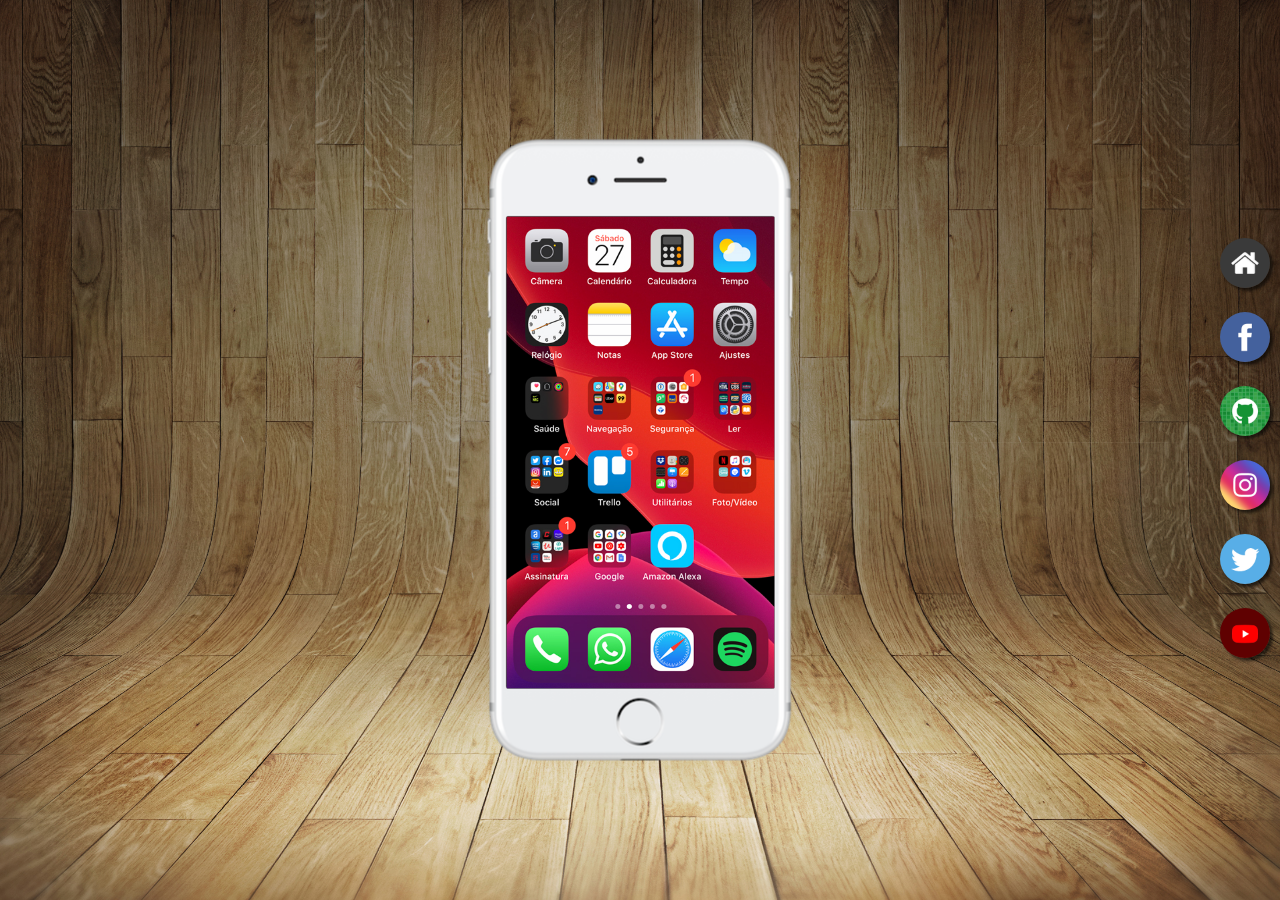
<file: index.html>
<!DOCTYPE html>
<html lang="pt-br">
<head>
    <meta charset="UTF-8">
    <meta name="viewport" content="width=device-width, initial-scale=1.0">
    <title>Document</title>
    <link rel="shortcut icon" href="favicon.ico" type="image/x-icon">
    <link rel="stylesheet" href="estilos/style.css">
</head>
<body>
    <main>
        <section id="telefone">
           <iframe src="home.html" frameborder="0" name="tela" id="tela"></iframe>
        </section>
        <section id="redes-sociais">
            <a href="home.html" target="tela"><img src="imagens/logo-home.jpg" alt="Home"></a>
            <a href="facebook.html" target="tela"><img src="imagens/logo-facebook.jpg" alt="Facebook"></a>
            <a href="github.html" target="tela"><img src="imagens/logo-github.jpg" alt="Github"></a>            
            <a href="instagram.html" target="tela"><img src="imagens/logo-instagram.jpg" alt="Instagram"></a>
            <a href="twitter.html" target="tela"><img src="imagens/logo-twitter.jpg" alt="Twitter"></a>
            <a href="youtube.html" target="tela"><img src="imagens/logo-youtube.jpg" alt="Youtube"></a>
        </section>
    </main>
</body>
</html>
</file>
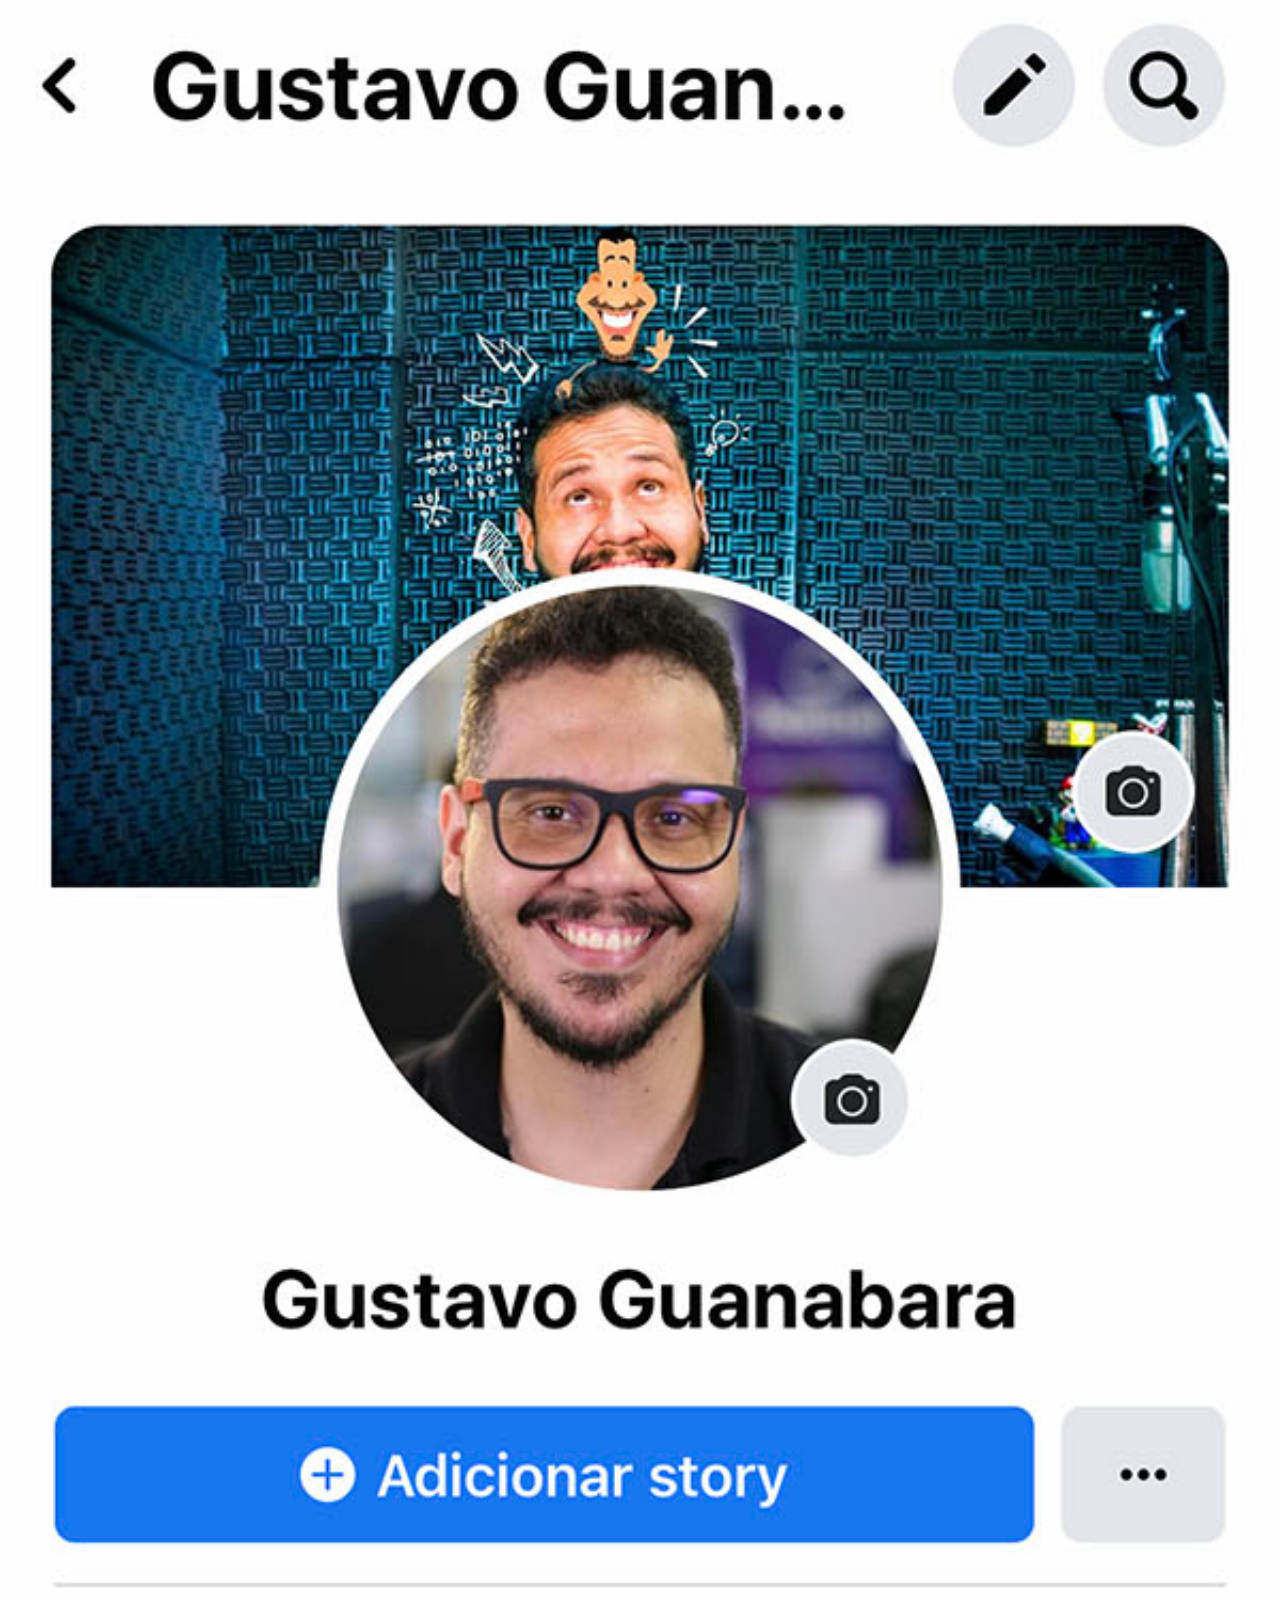
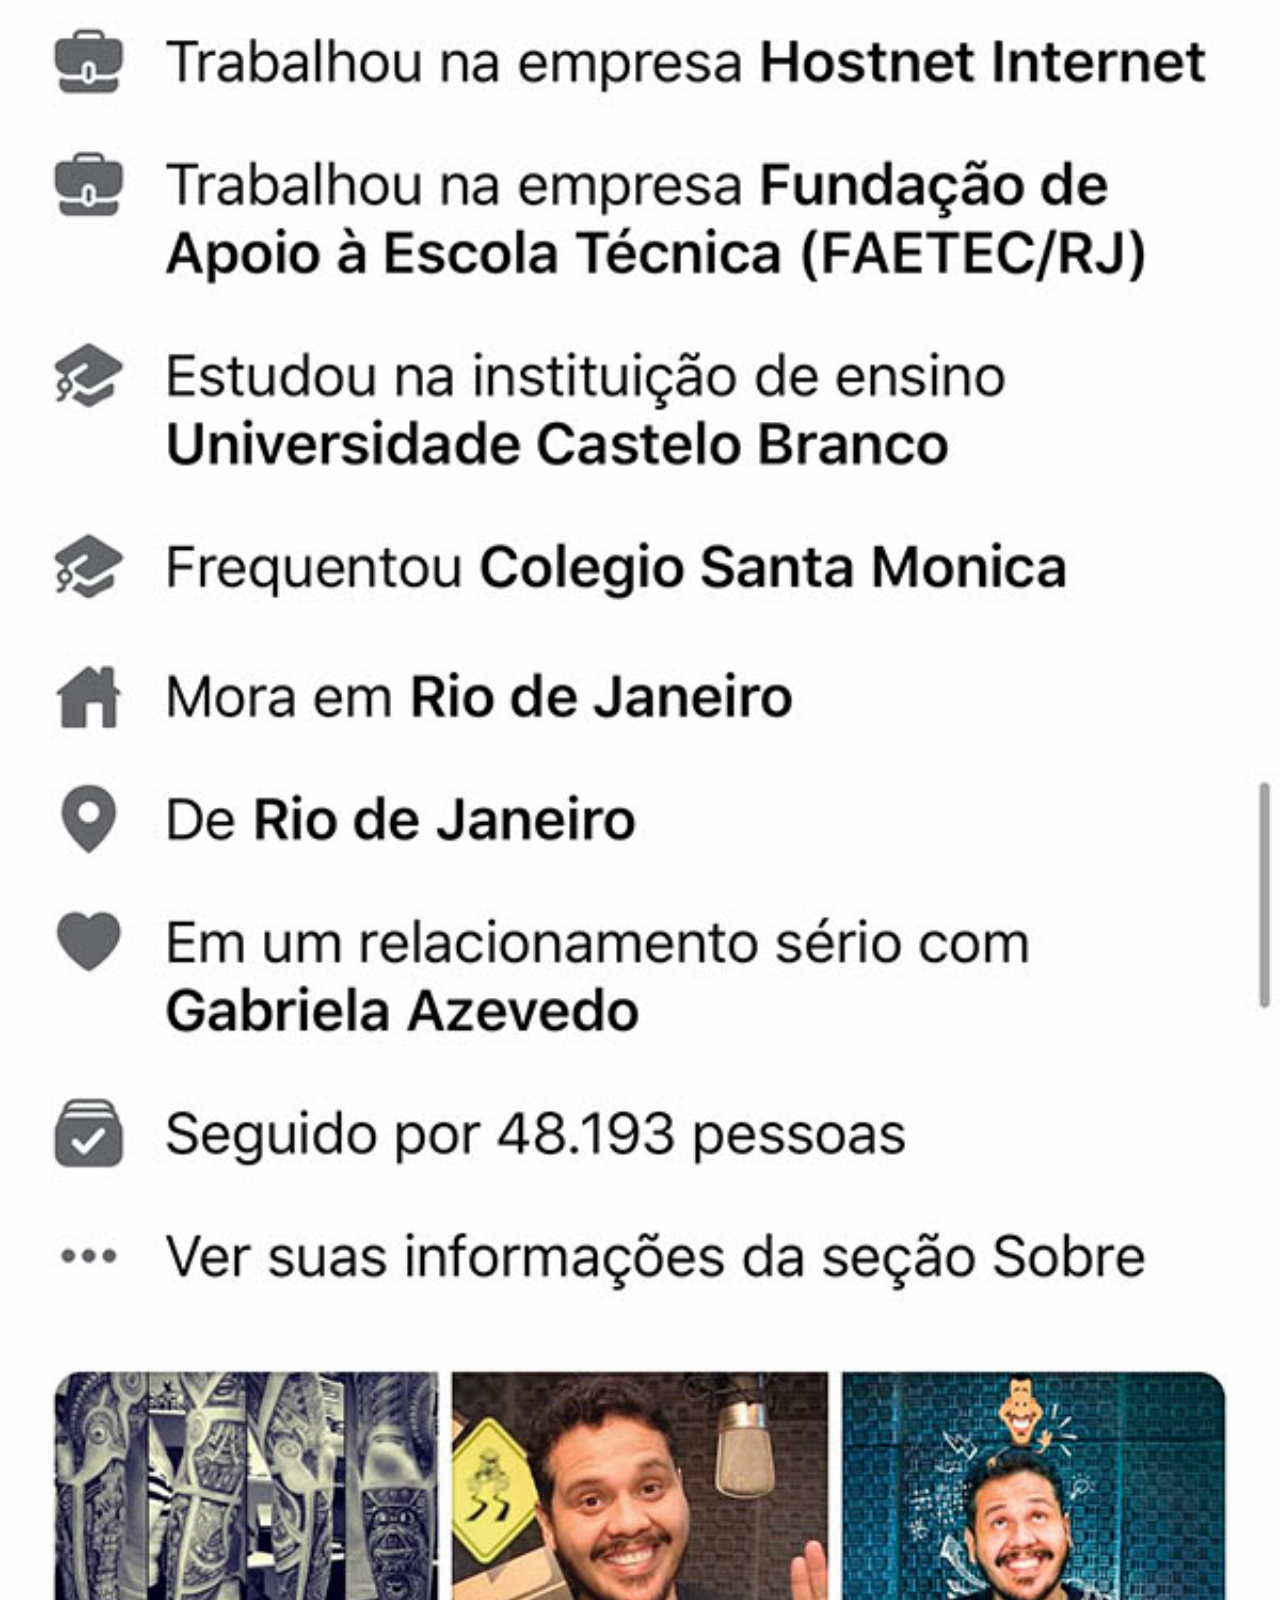
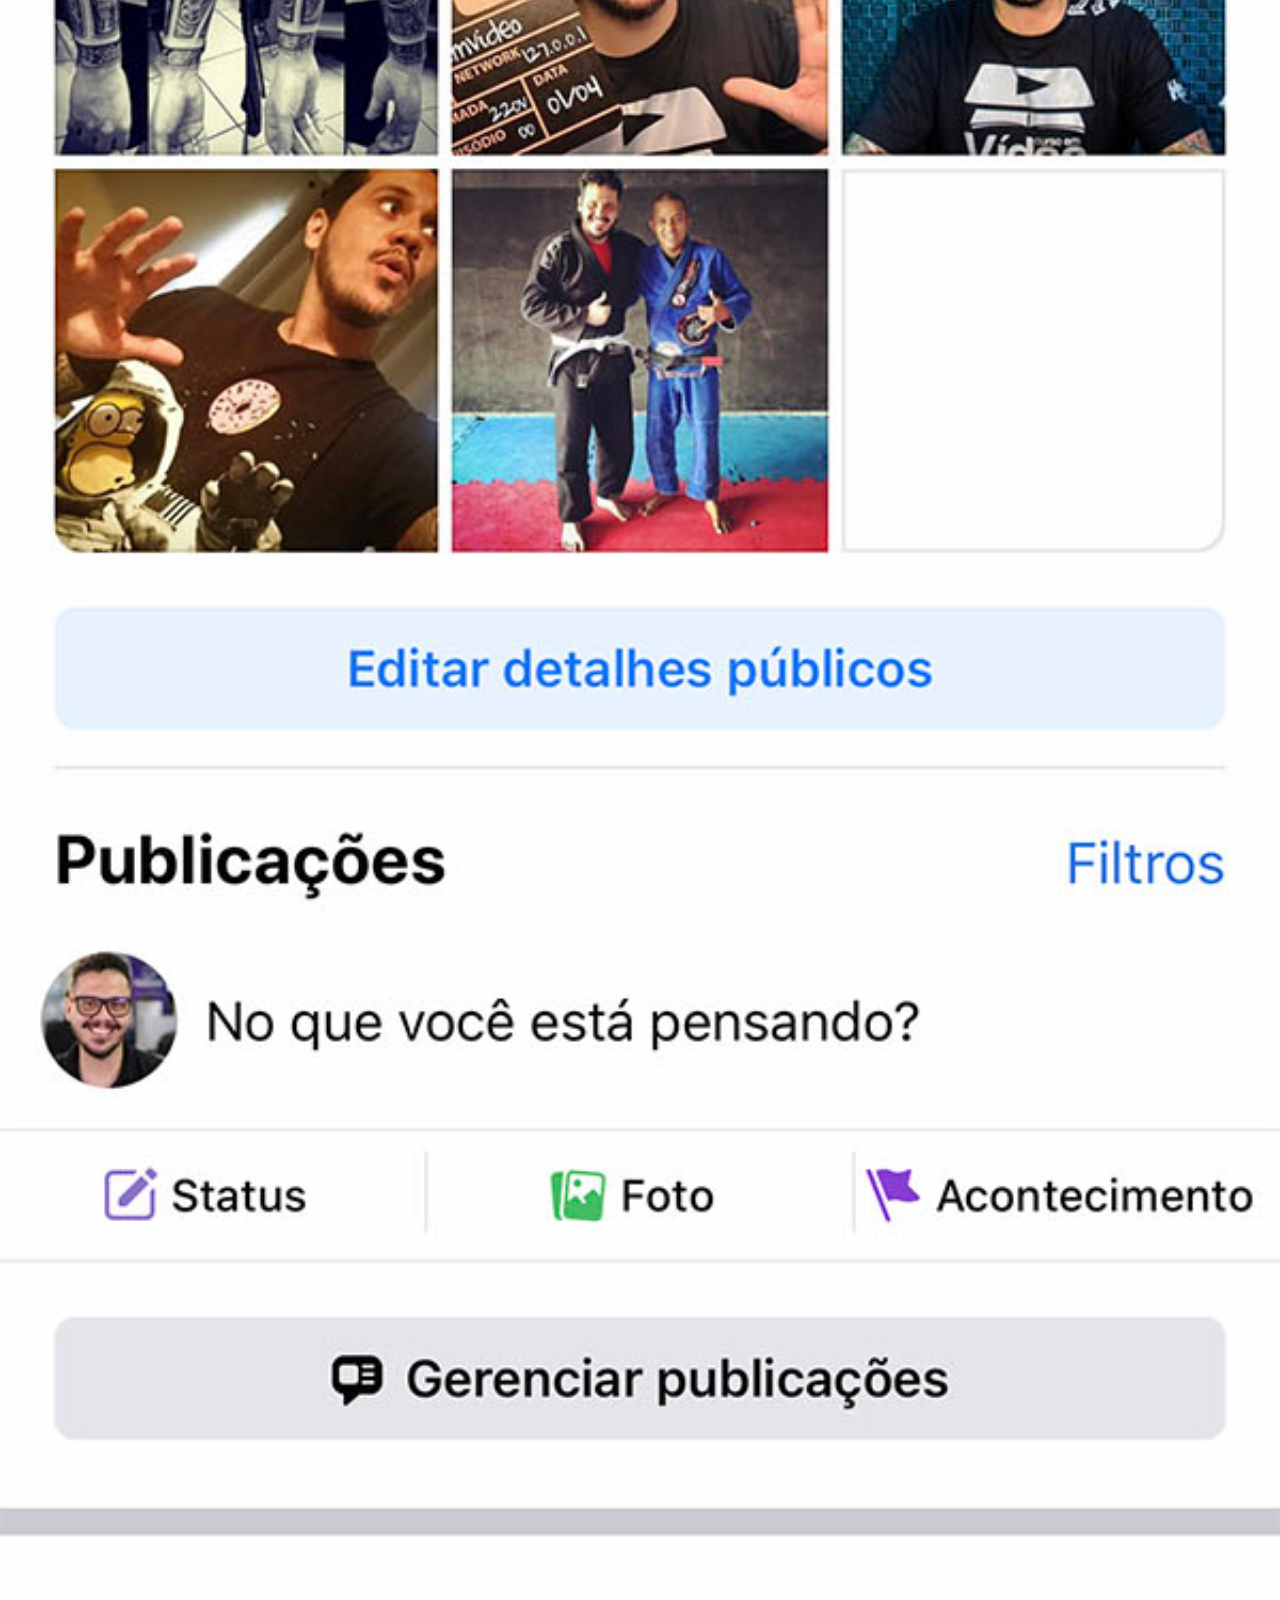
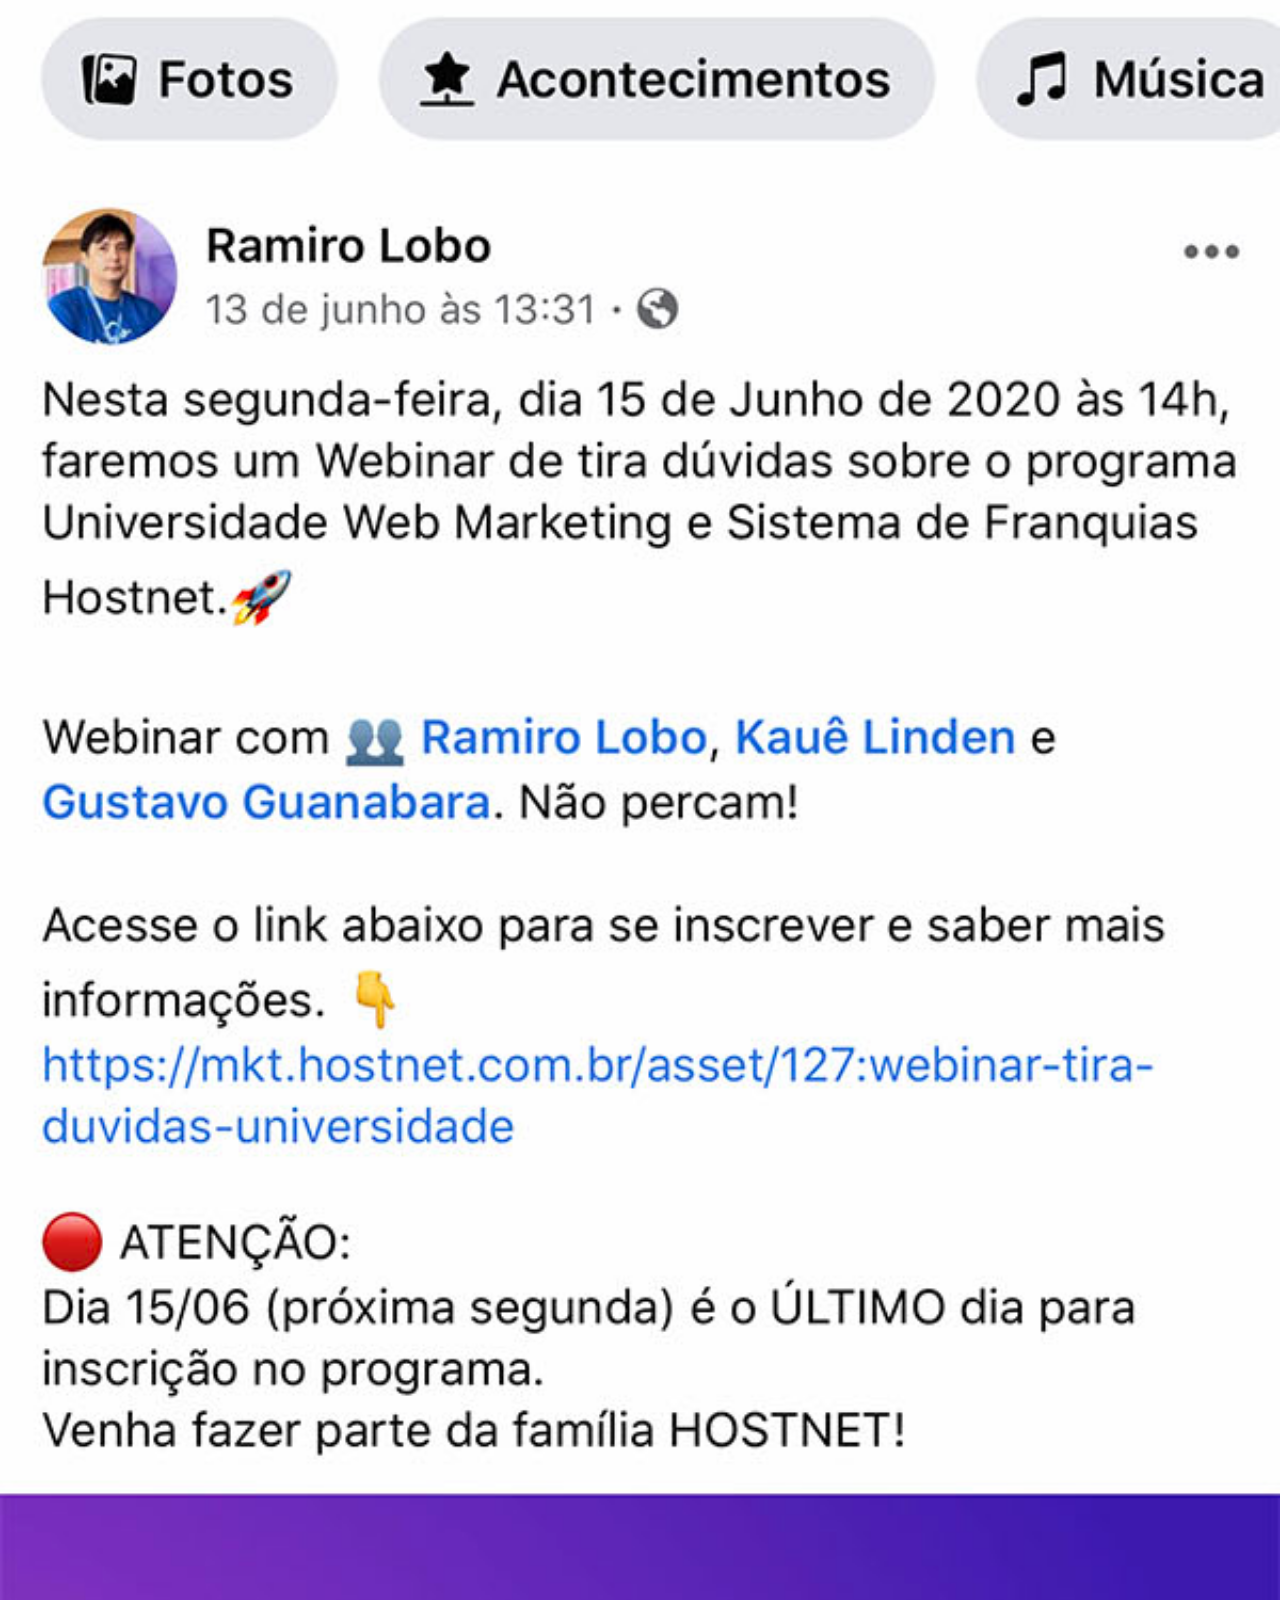
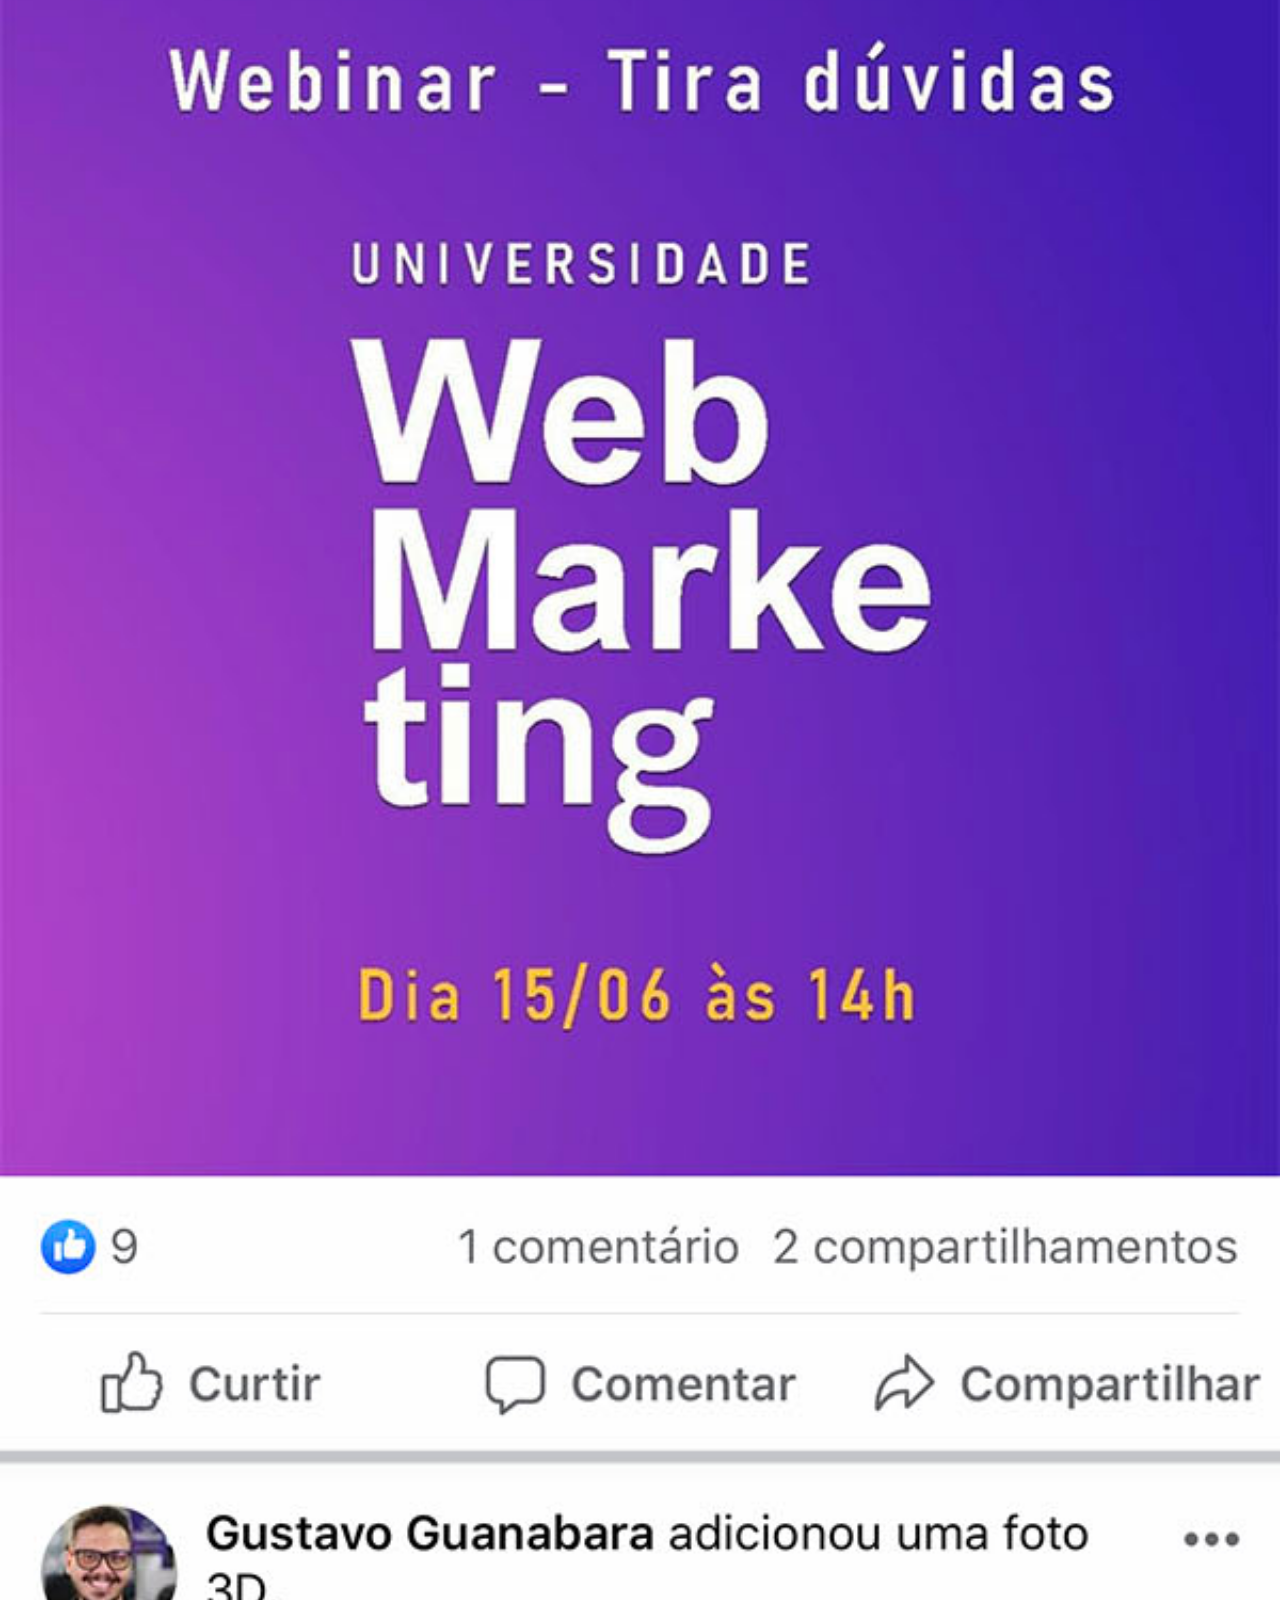
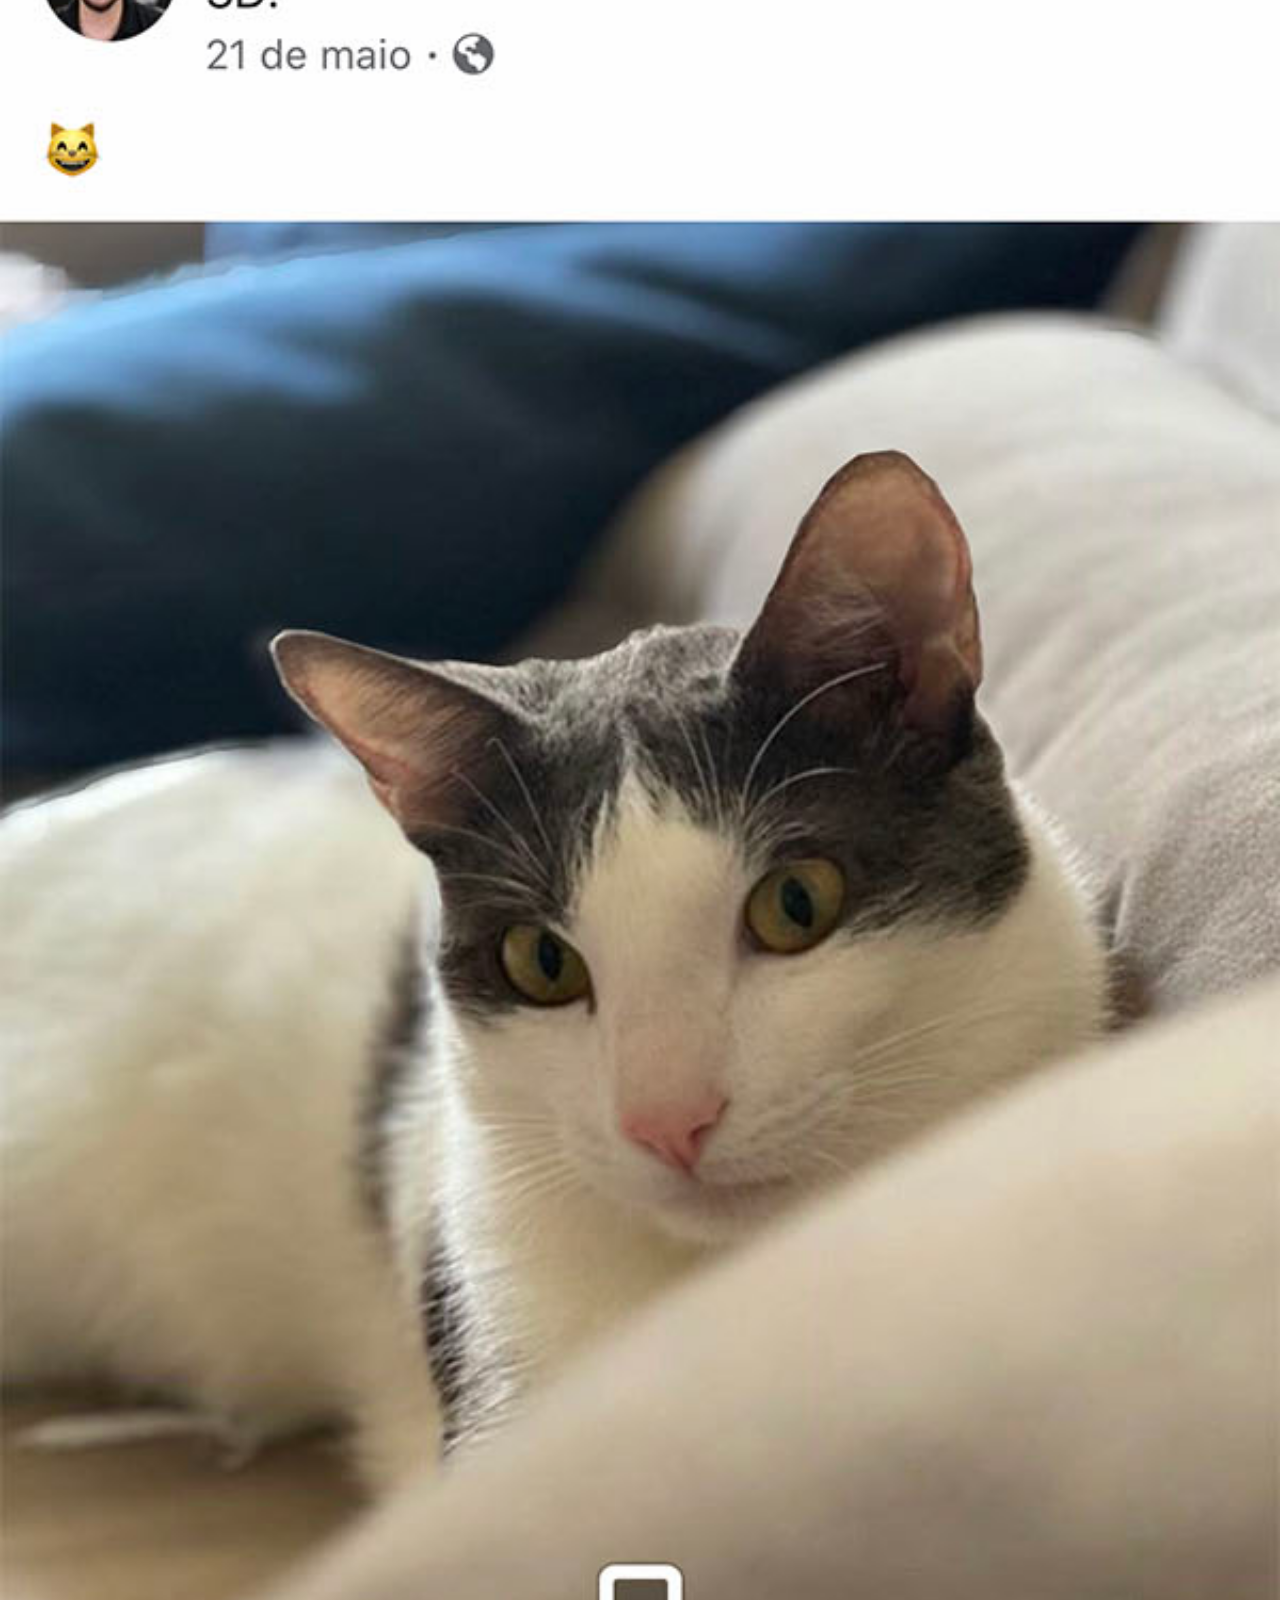
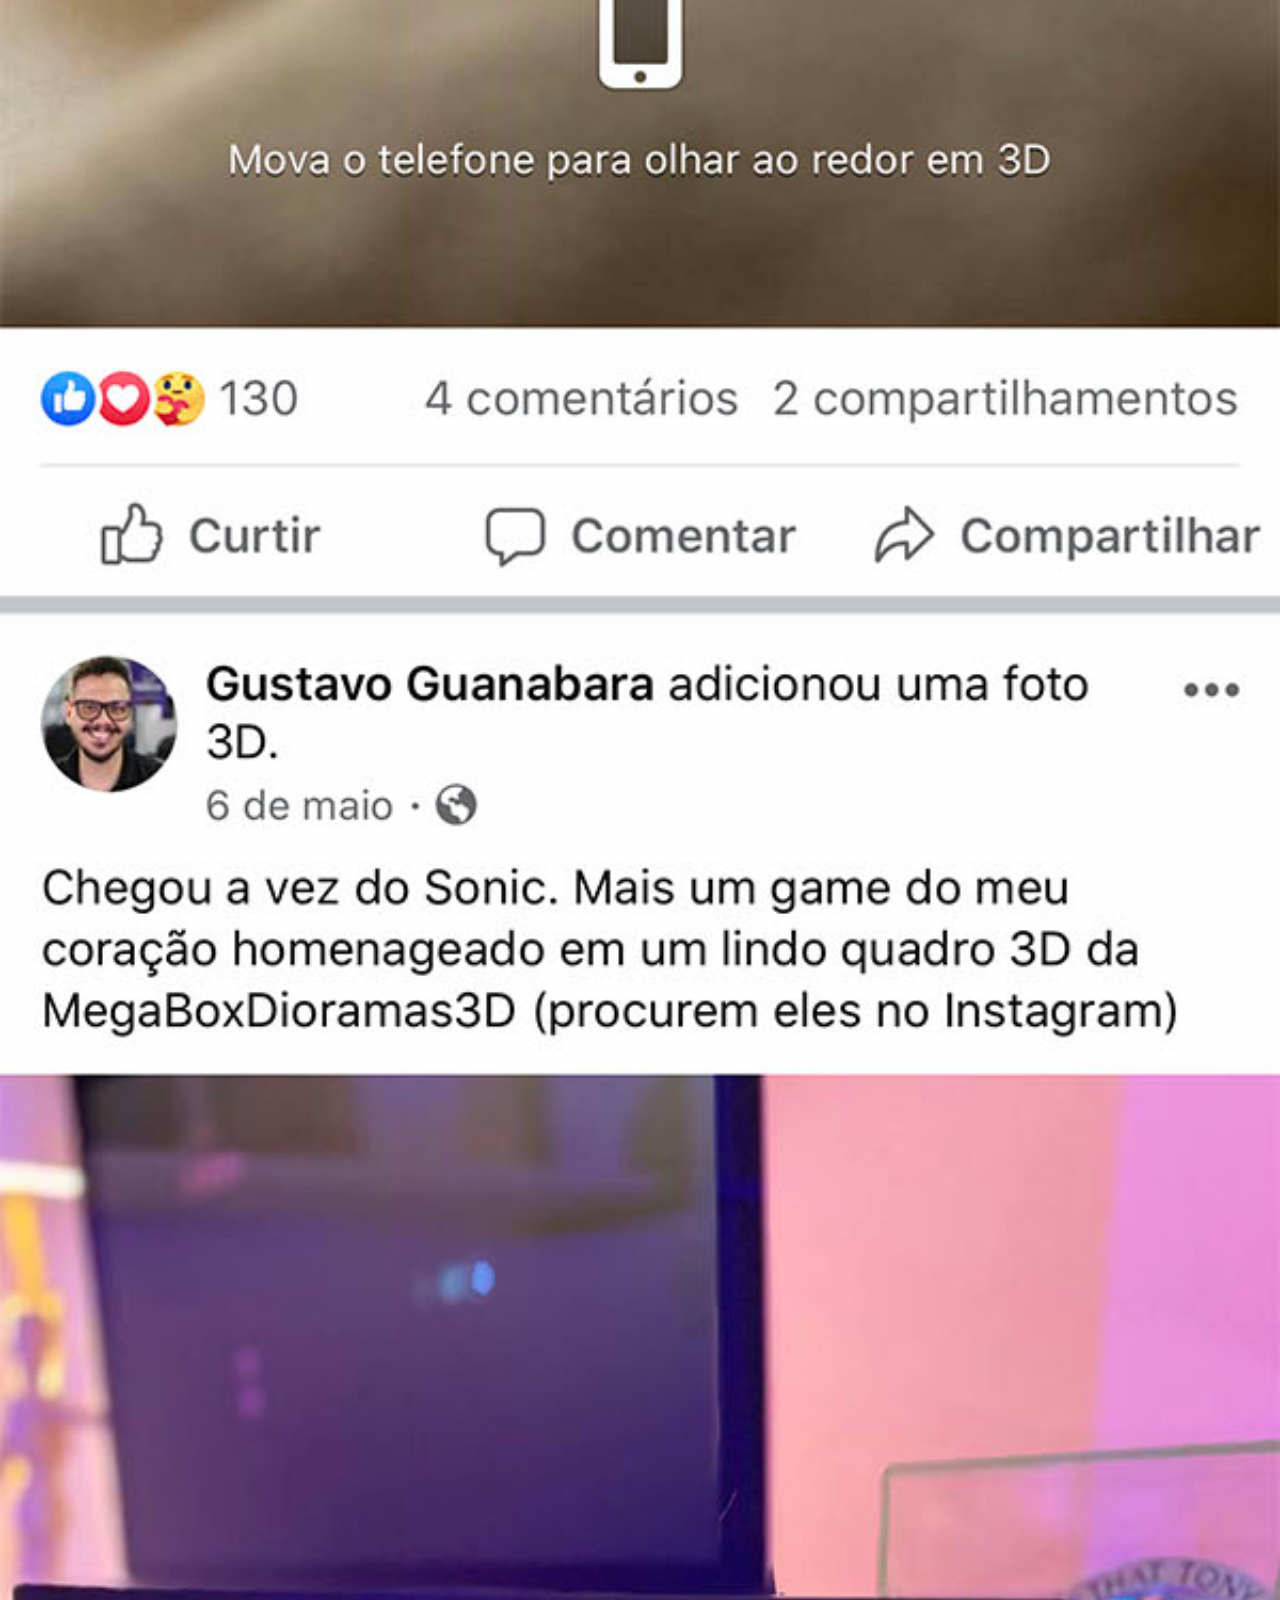
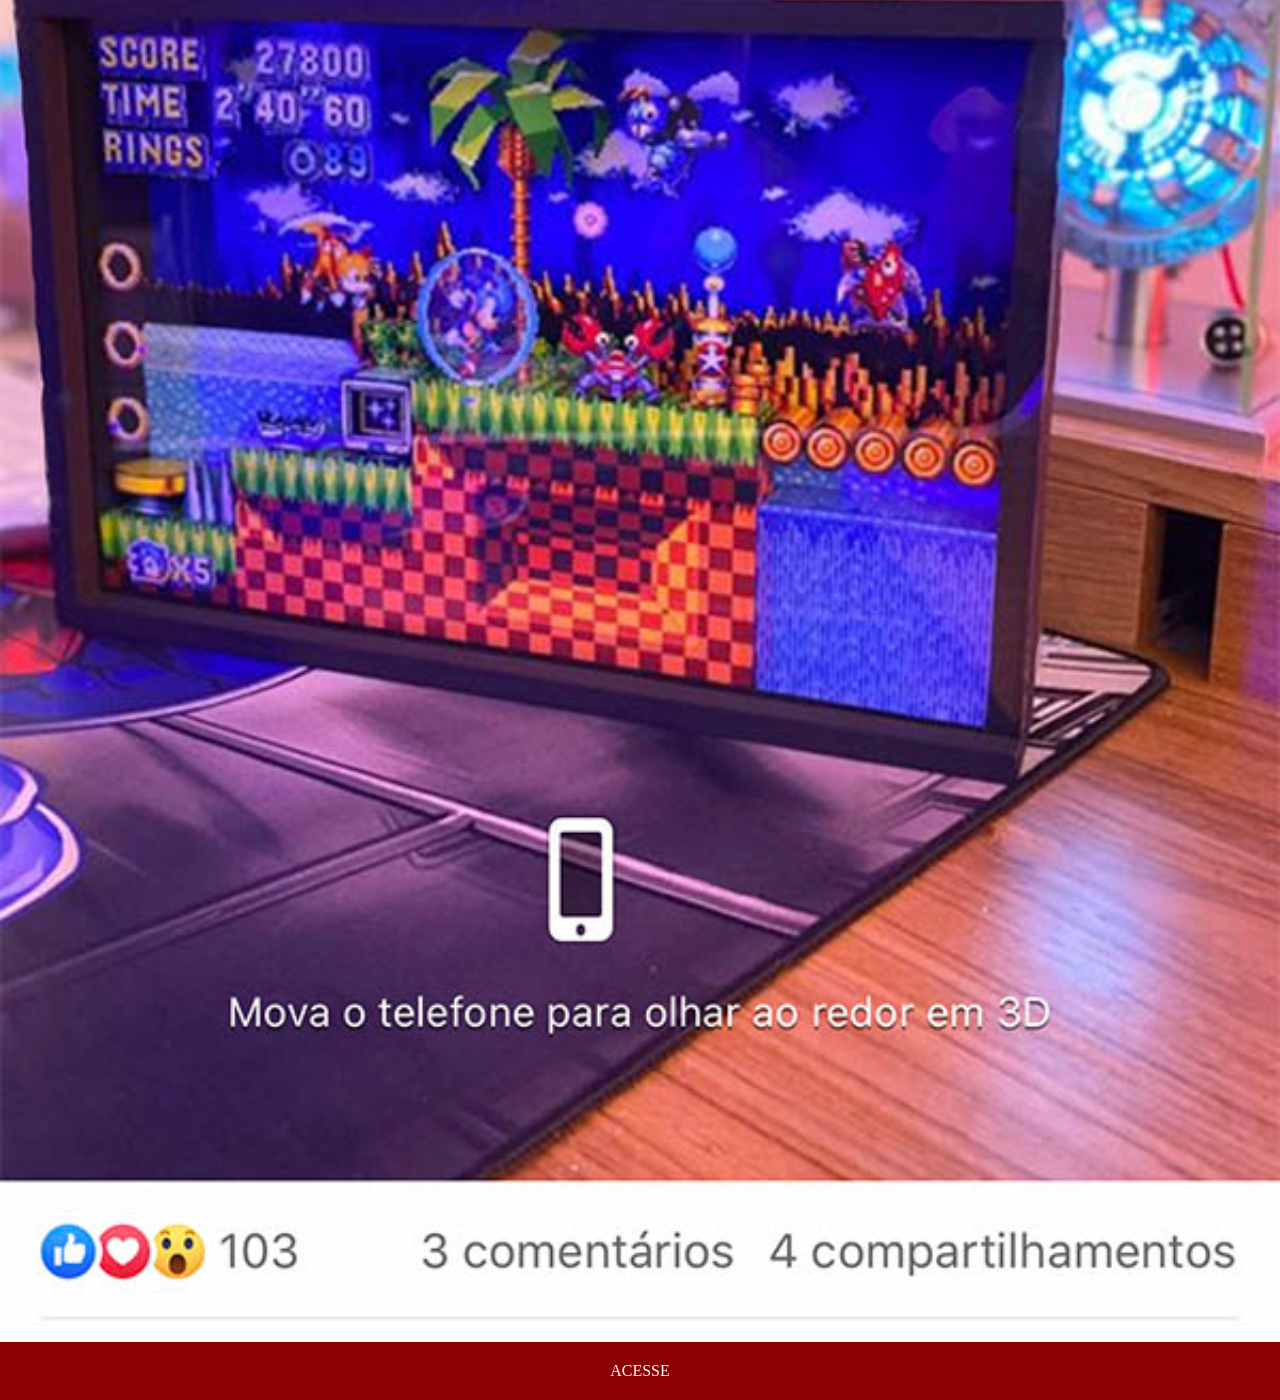
<file: facebook.html>
<!DOCTYPE html>
<html lang="pt-br">
<head>
    <meta charset="UTF-8">
    <meta name="viewport" content="width=device-width, initial-scale=1.0">
    <title>Facebook</title>
    <link rel="stylesheet" href="estilos/social.css">
</head>
<body>
     <img src="imagens/tela-facebook.jpg" alt="Facebook">
     <a href="https://www.facebook.com/CursosEmVideo/?locale=pt_BR" target="_blank">ACESSE</a>
</body>
</html>
</file>
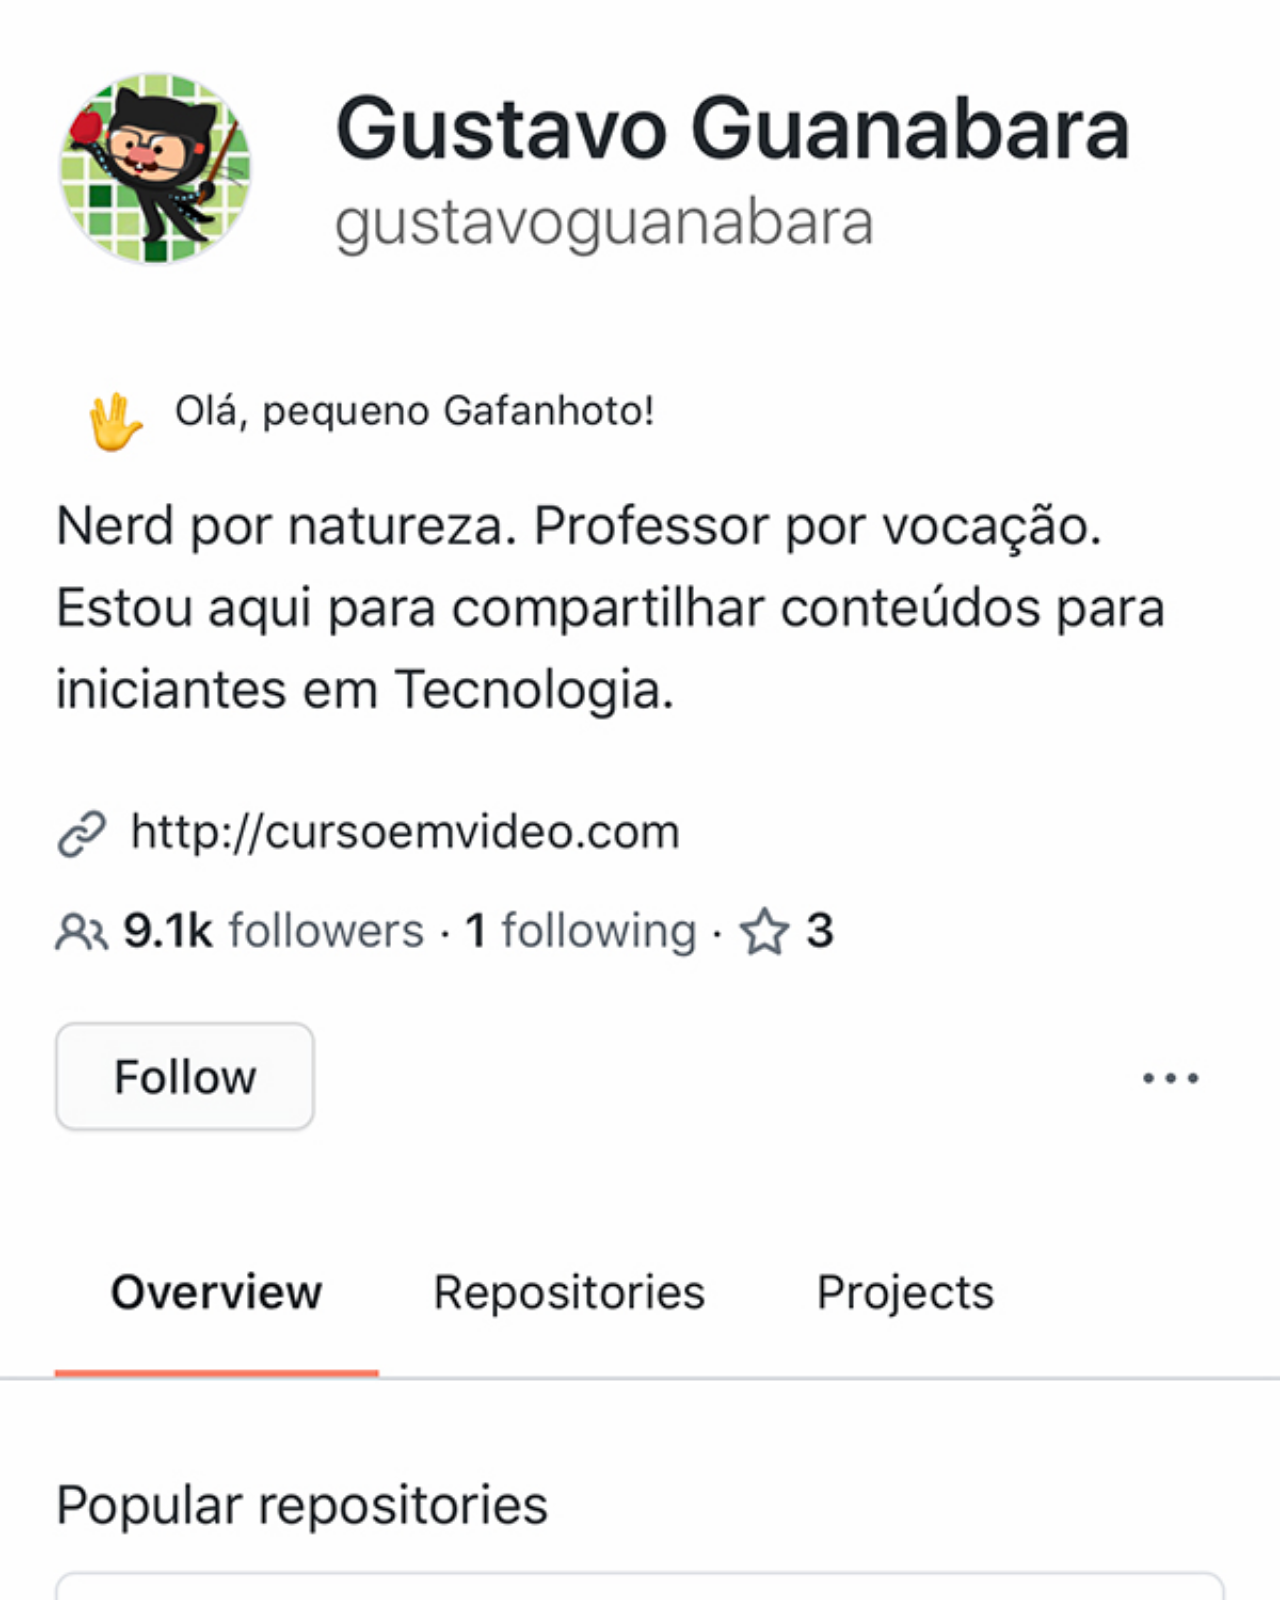
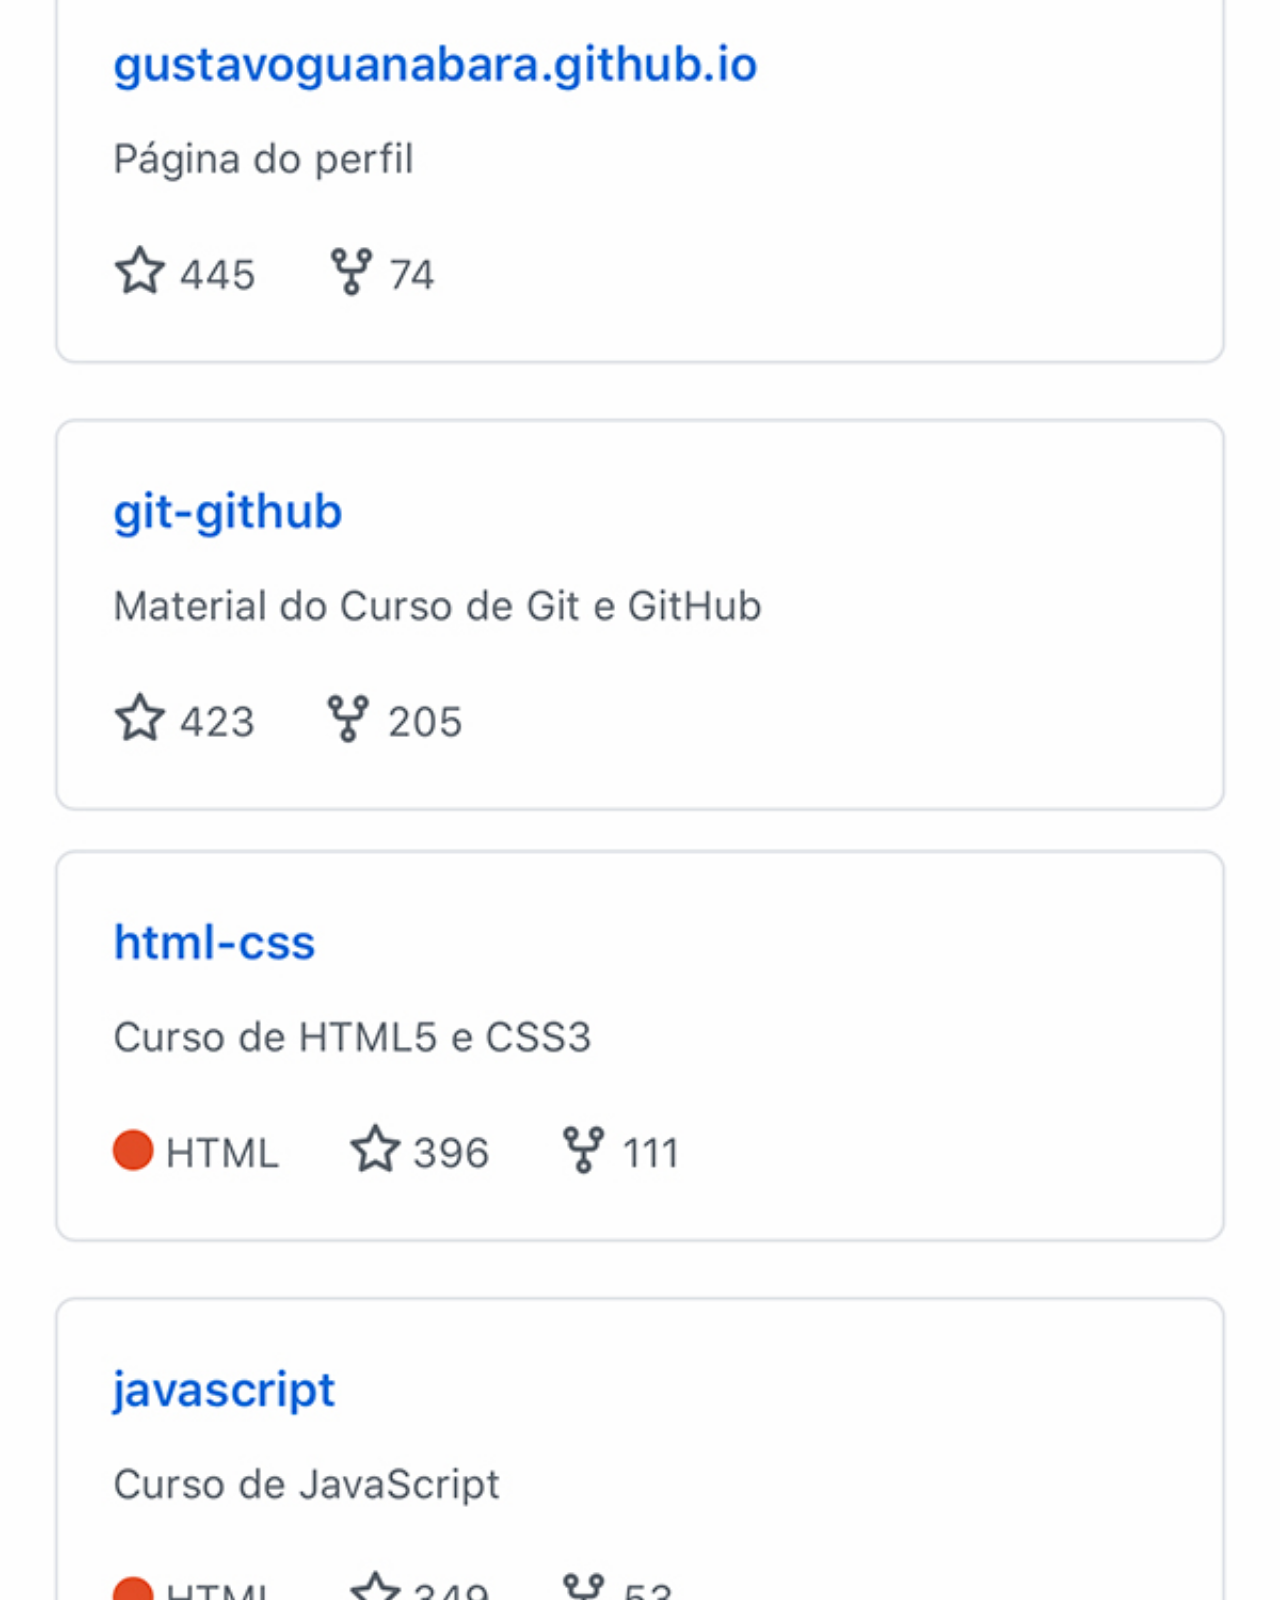
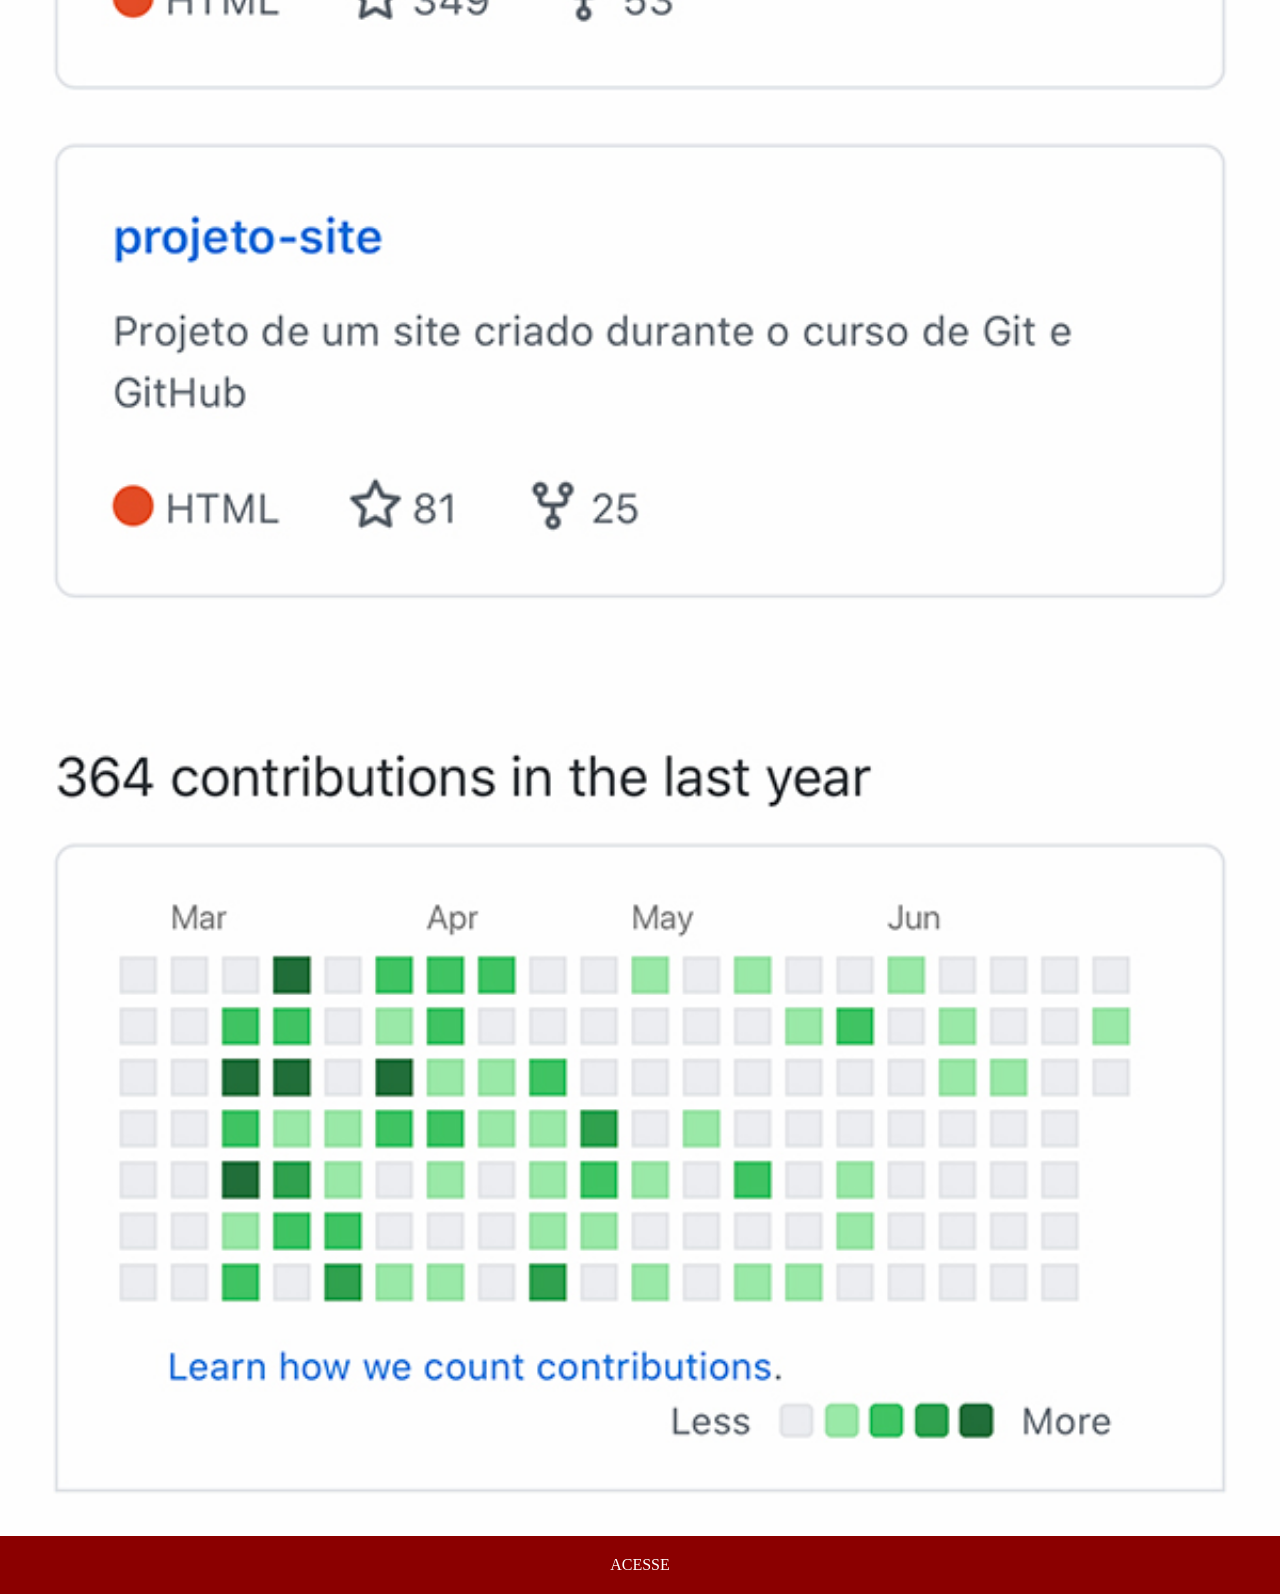
<file: github.html>
<!DOCTYPE html>
<html lang="pt-br">
<head>
    <meta charset="UTF-8">
    <meta name="viewport" content="width=device-width, initial-scale=1.0">
    <title>Githubt</title>
    <link rel="stylesheet" href="estilos/social.css">
</head>
<body>

    <img src="imagens/tela-github.jpg" alt="Github">
    <a href="https://github.com/cursoemvideo" target="_blank">ACESSE</a>
    
</body>
</html>
</file>
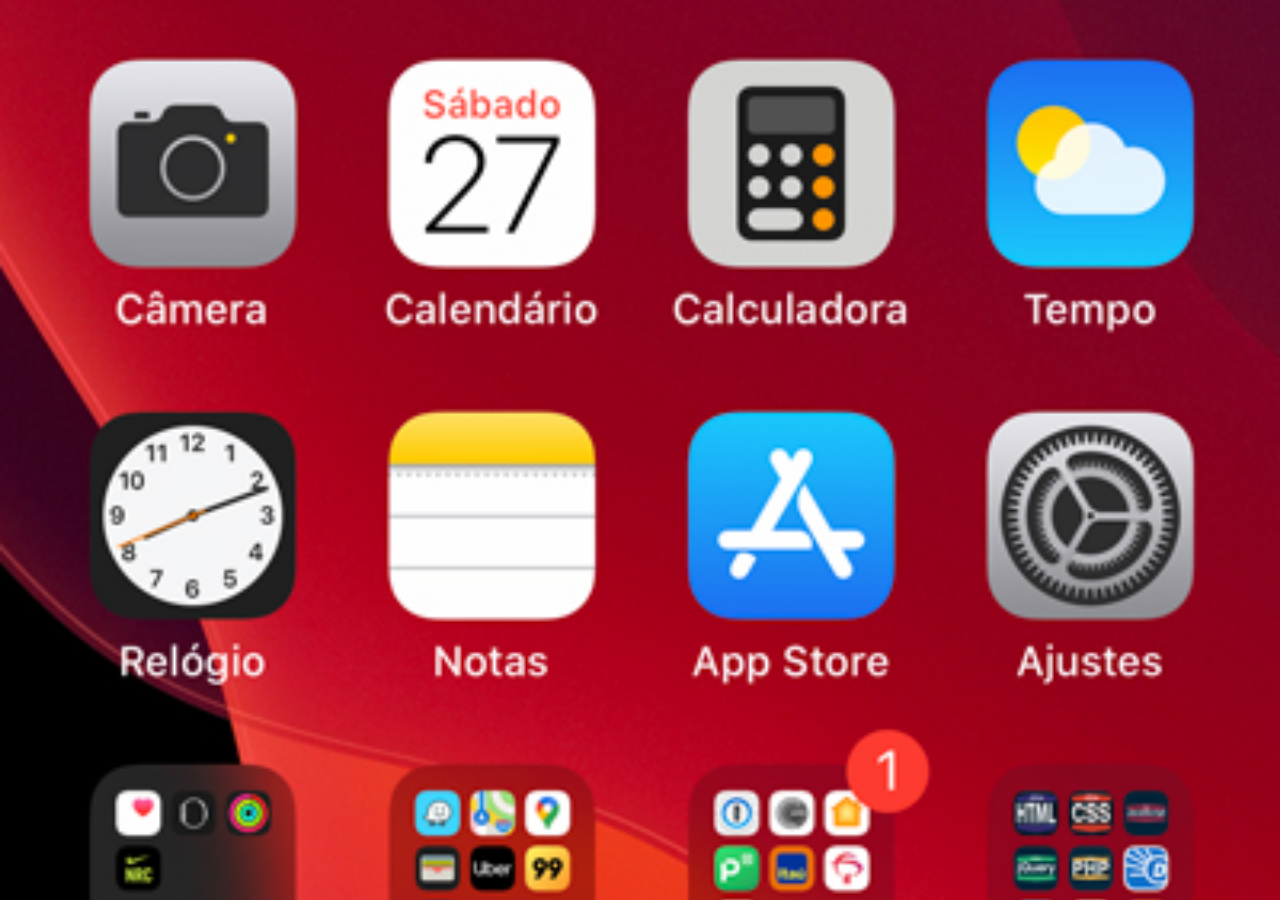
<file: home.html>
<!DOCTYPE html>
<html lang="pt-br">
<head>
    <meta charset="UTF-8">
    <meta name="viewport" content="width=device-width, initial-scale=1.0">
    <title>Home</title>
    <style>
        *{
            margin: 0;
            padding: 0;
        }
        body {
            background: black url("imagens/tela-home.jpg") no-repeat top center;
            background-size: cover;
        }

    </style>
</head>
<body>
    
</body>
</html>
</file>
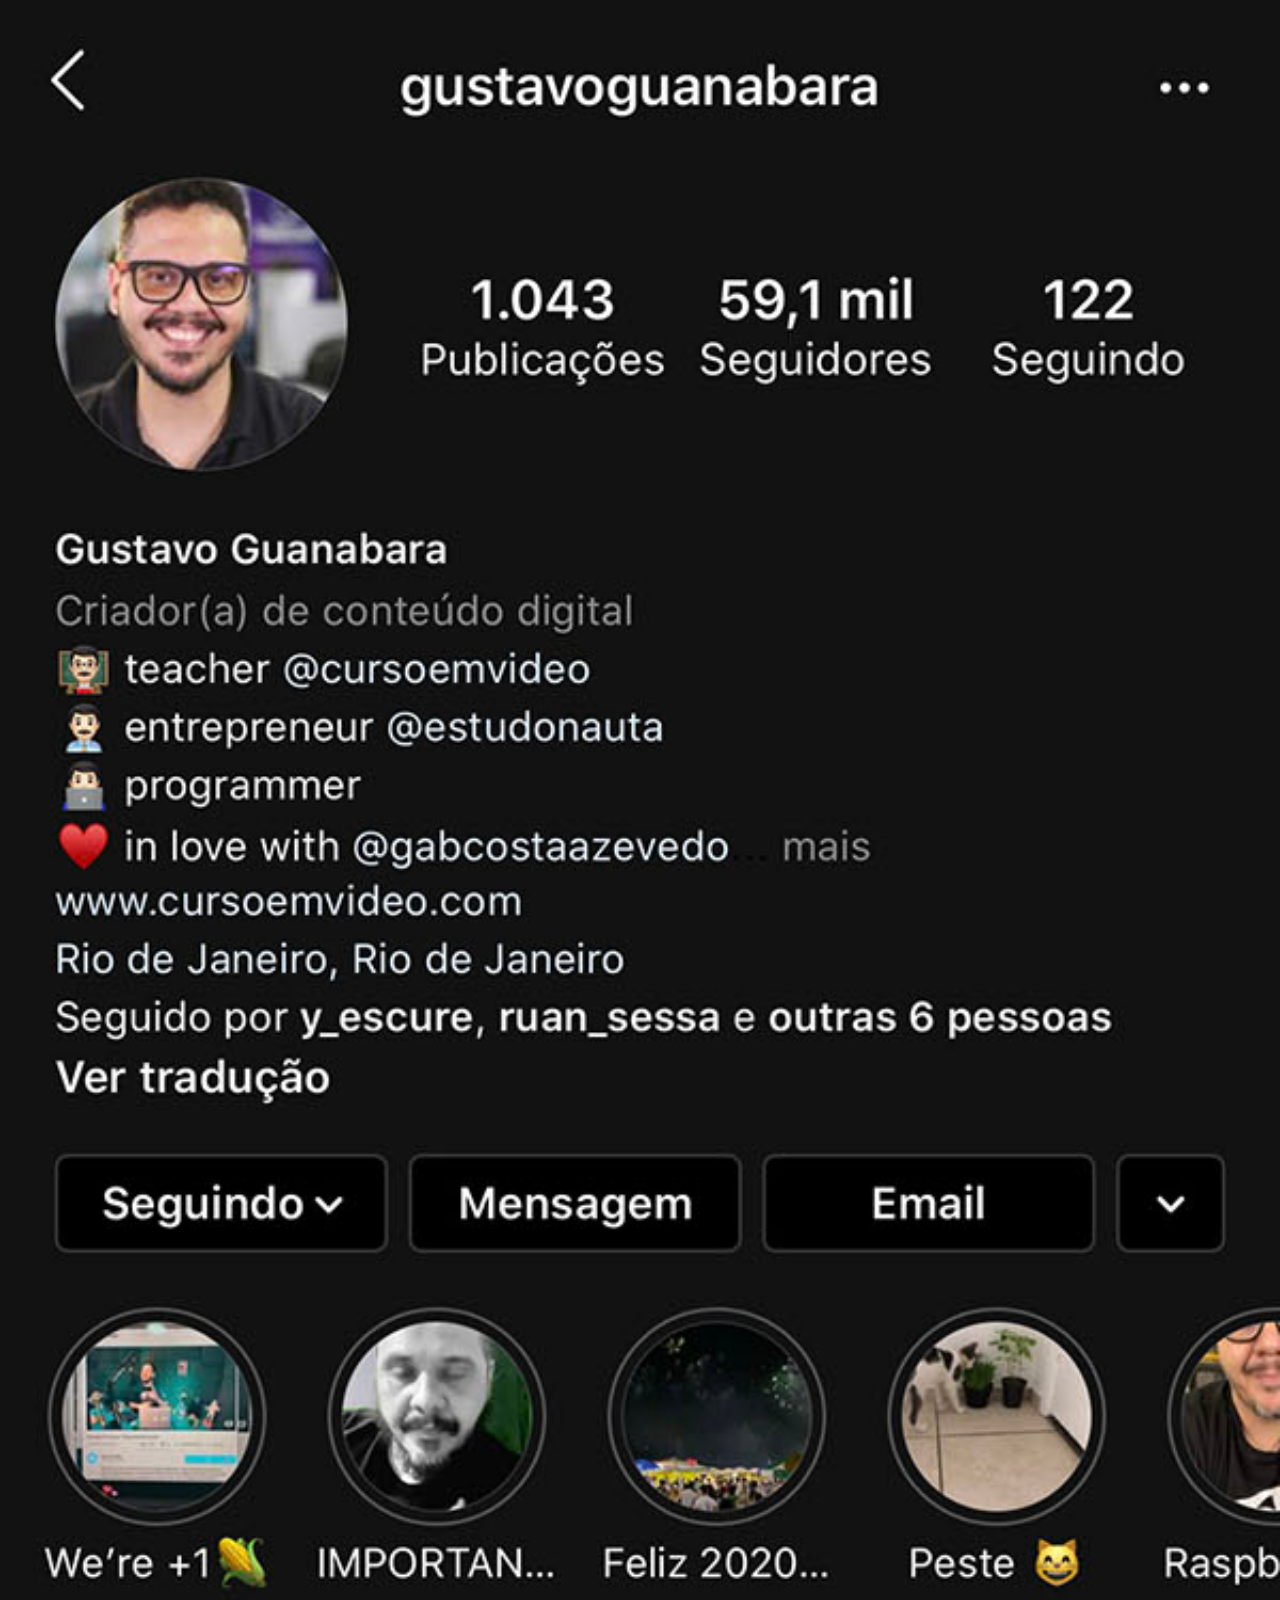
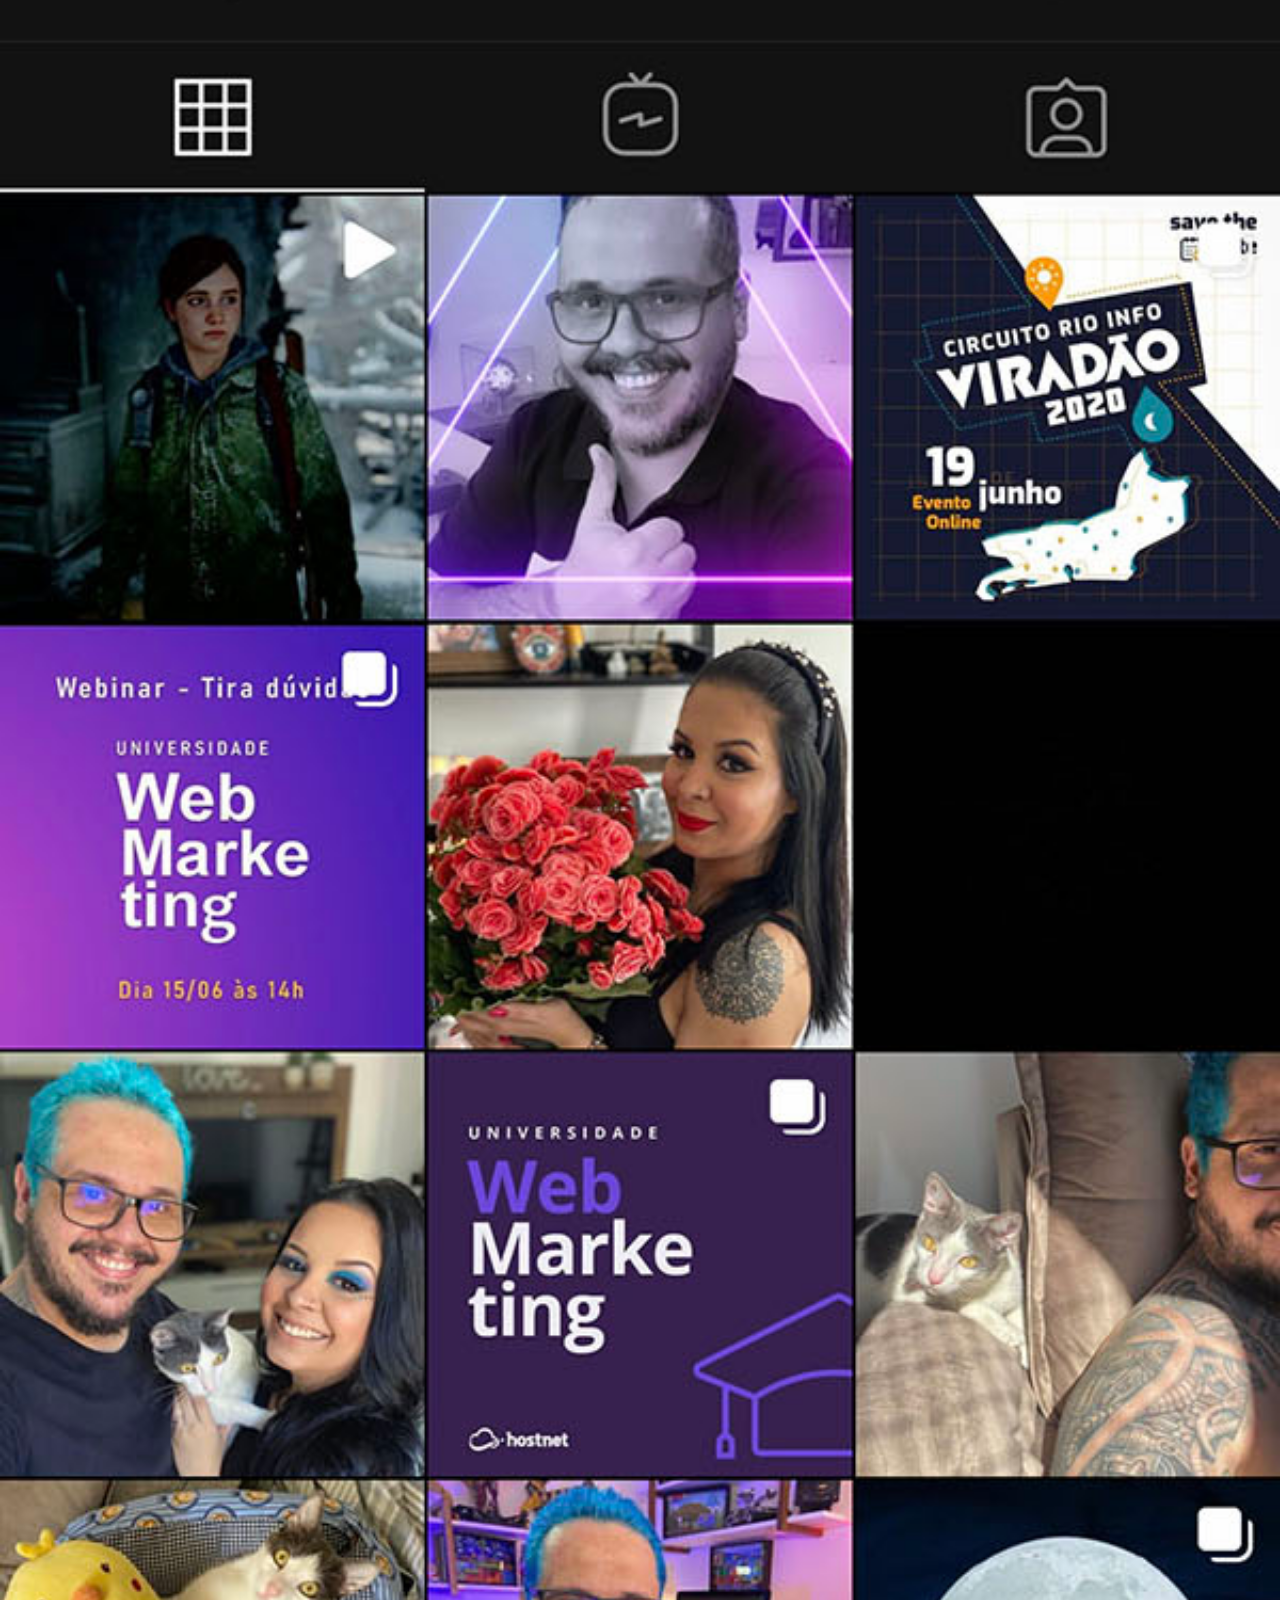
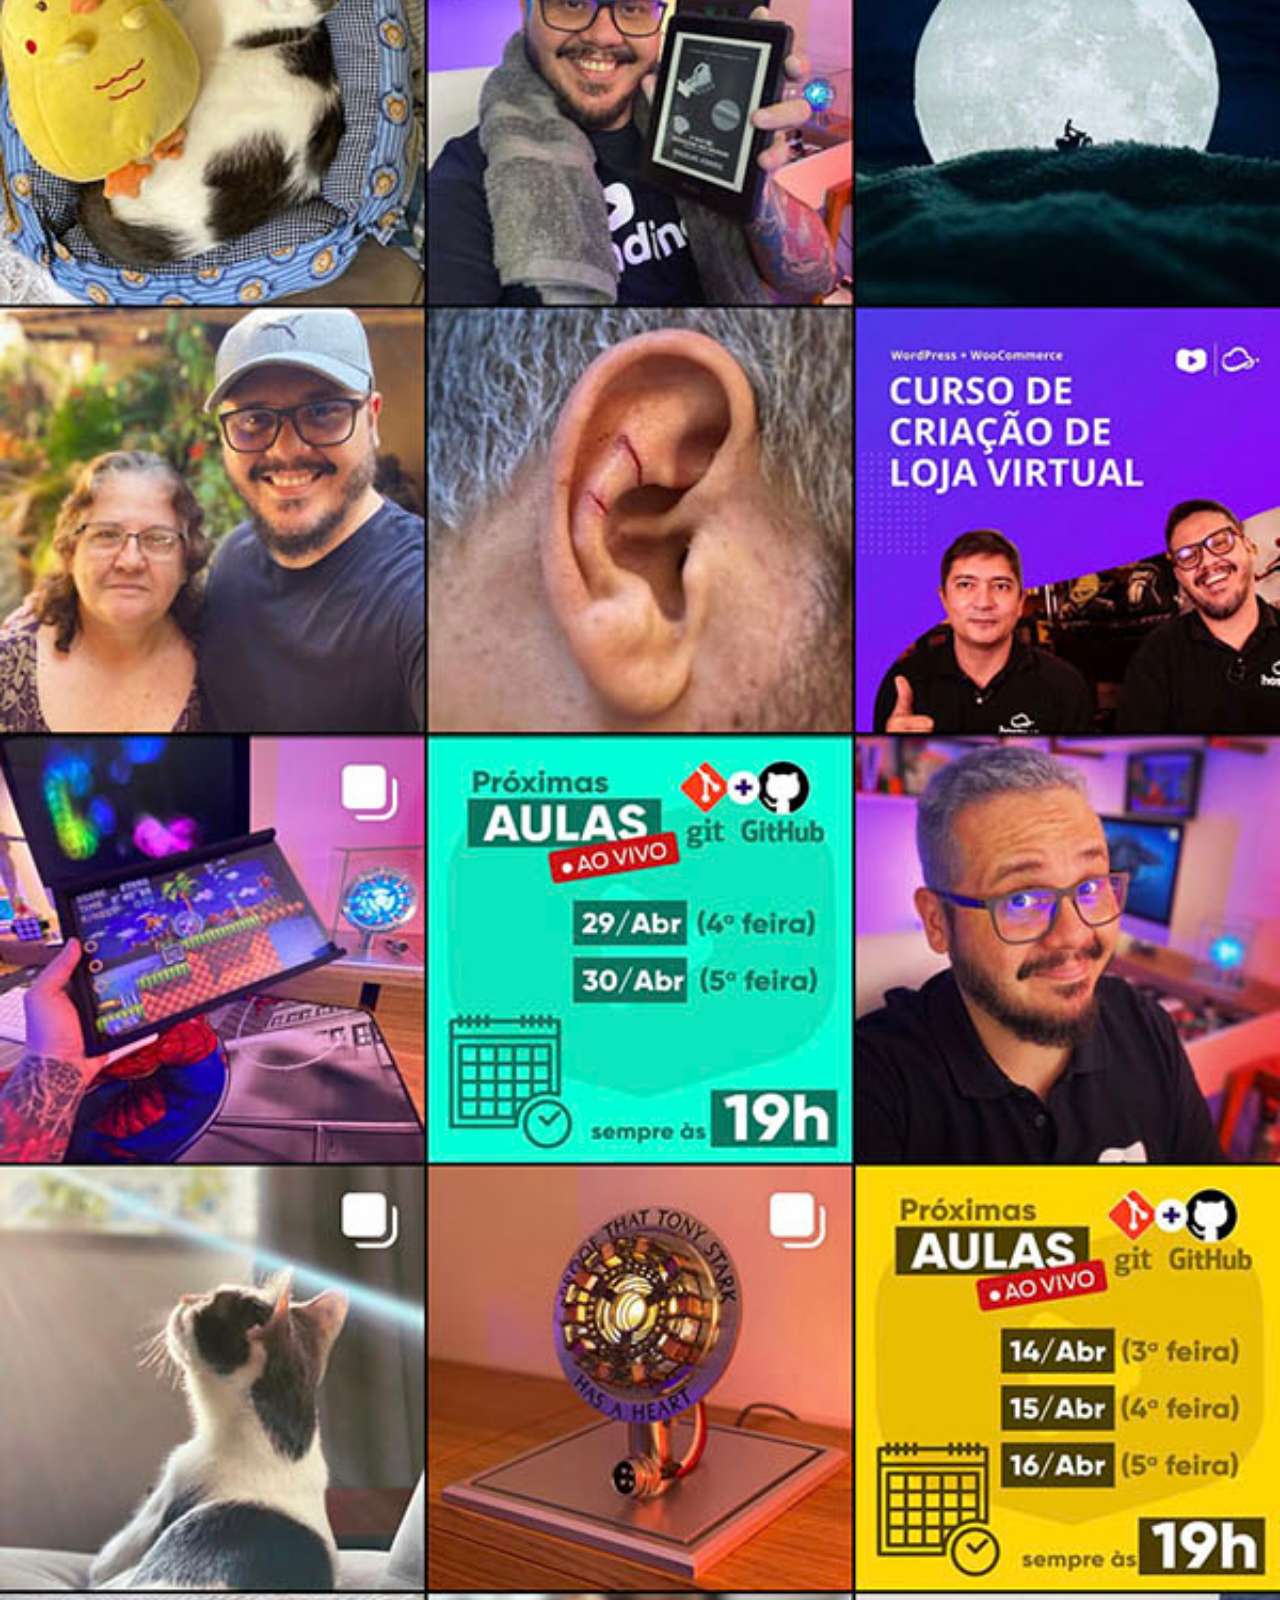
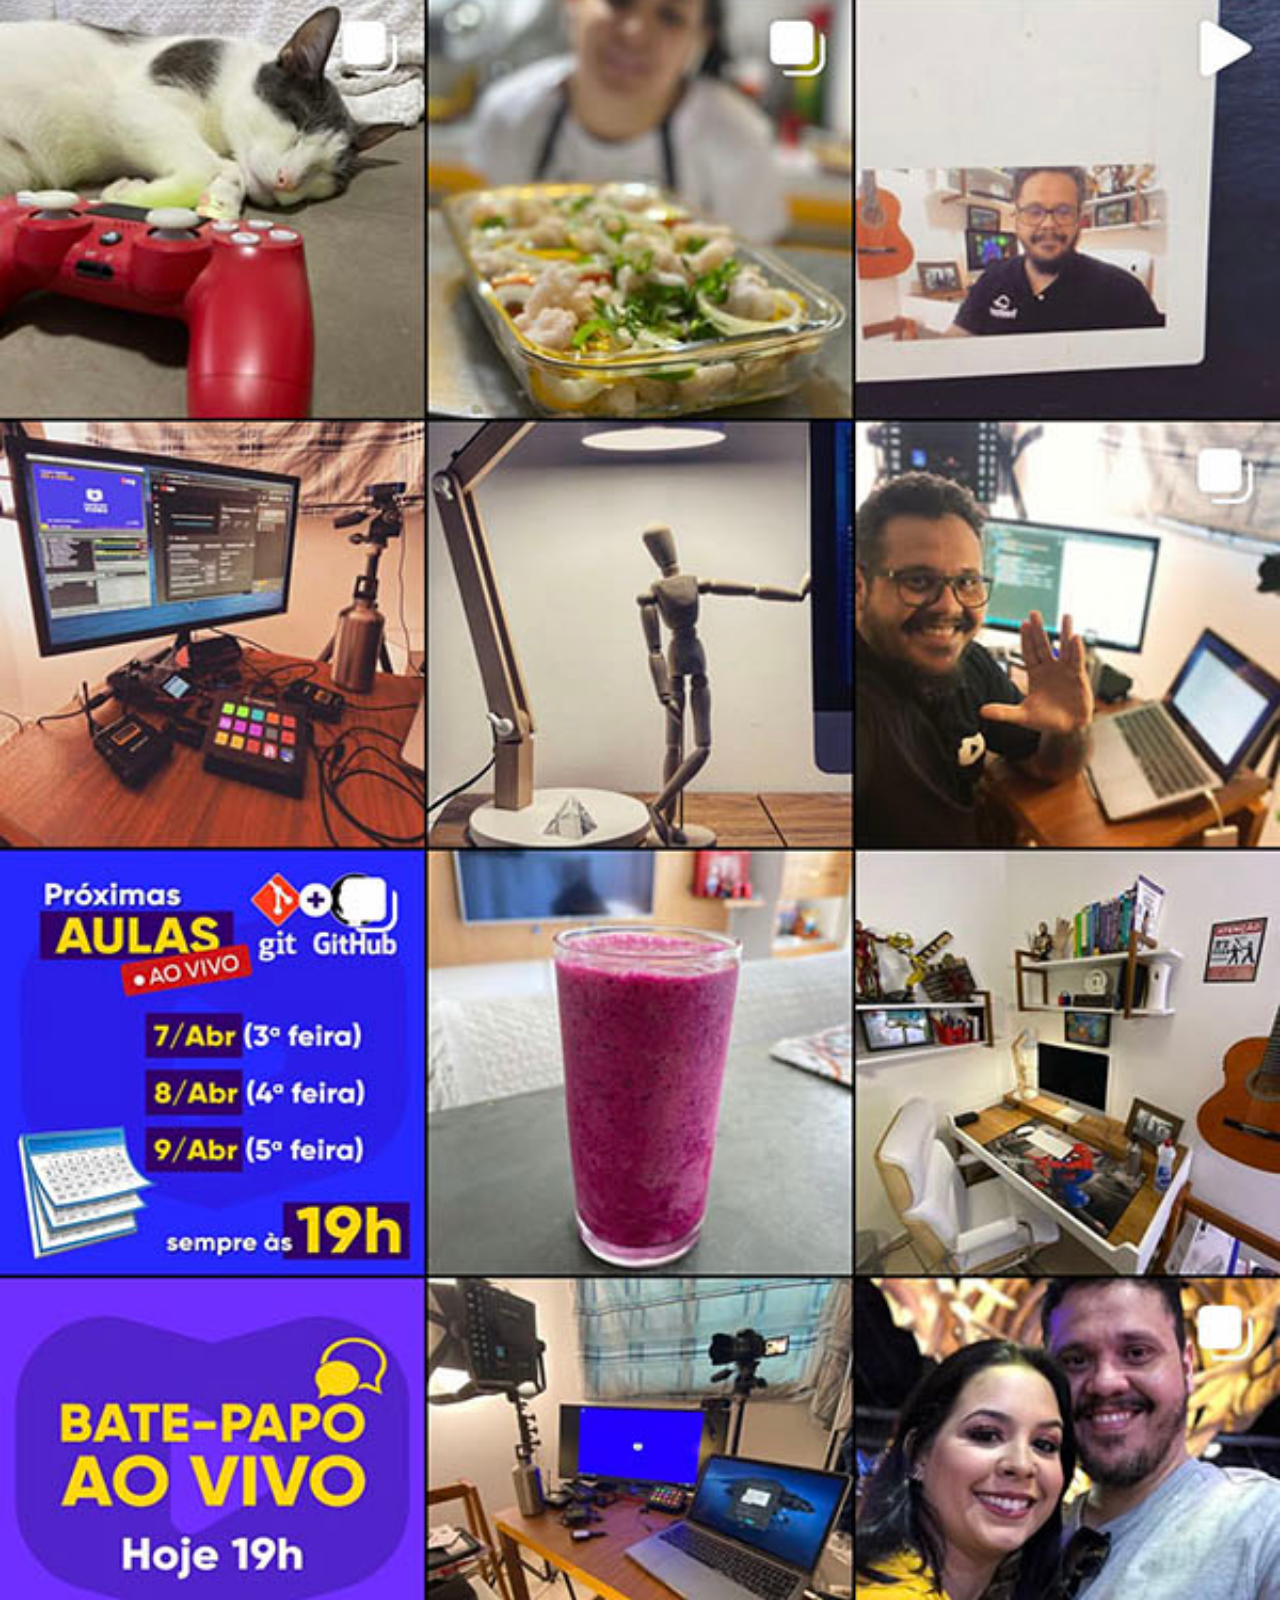
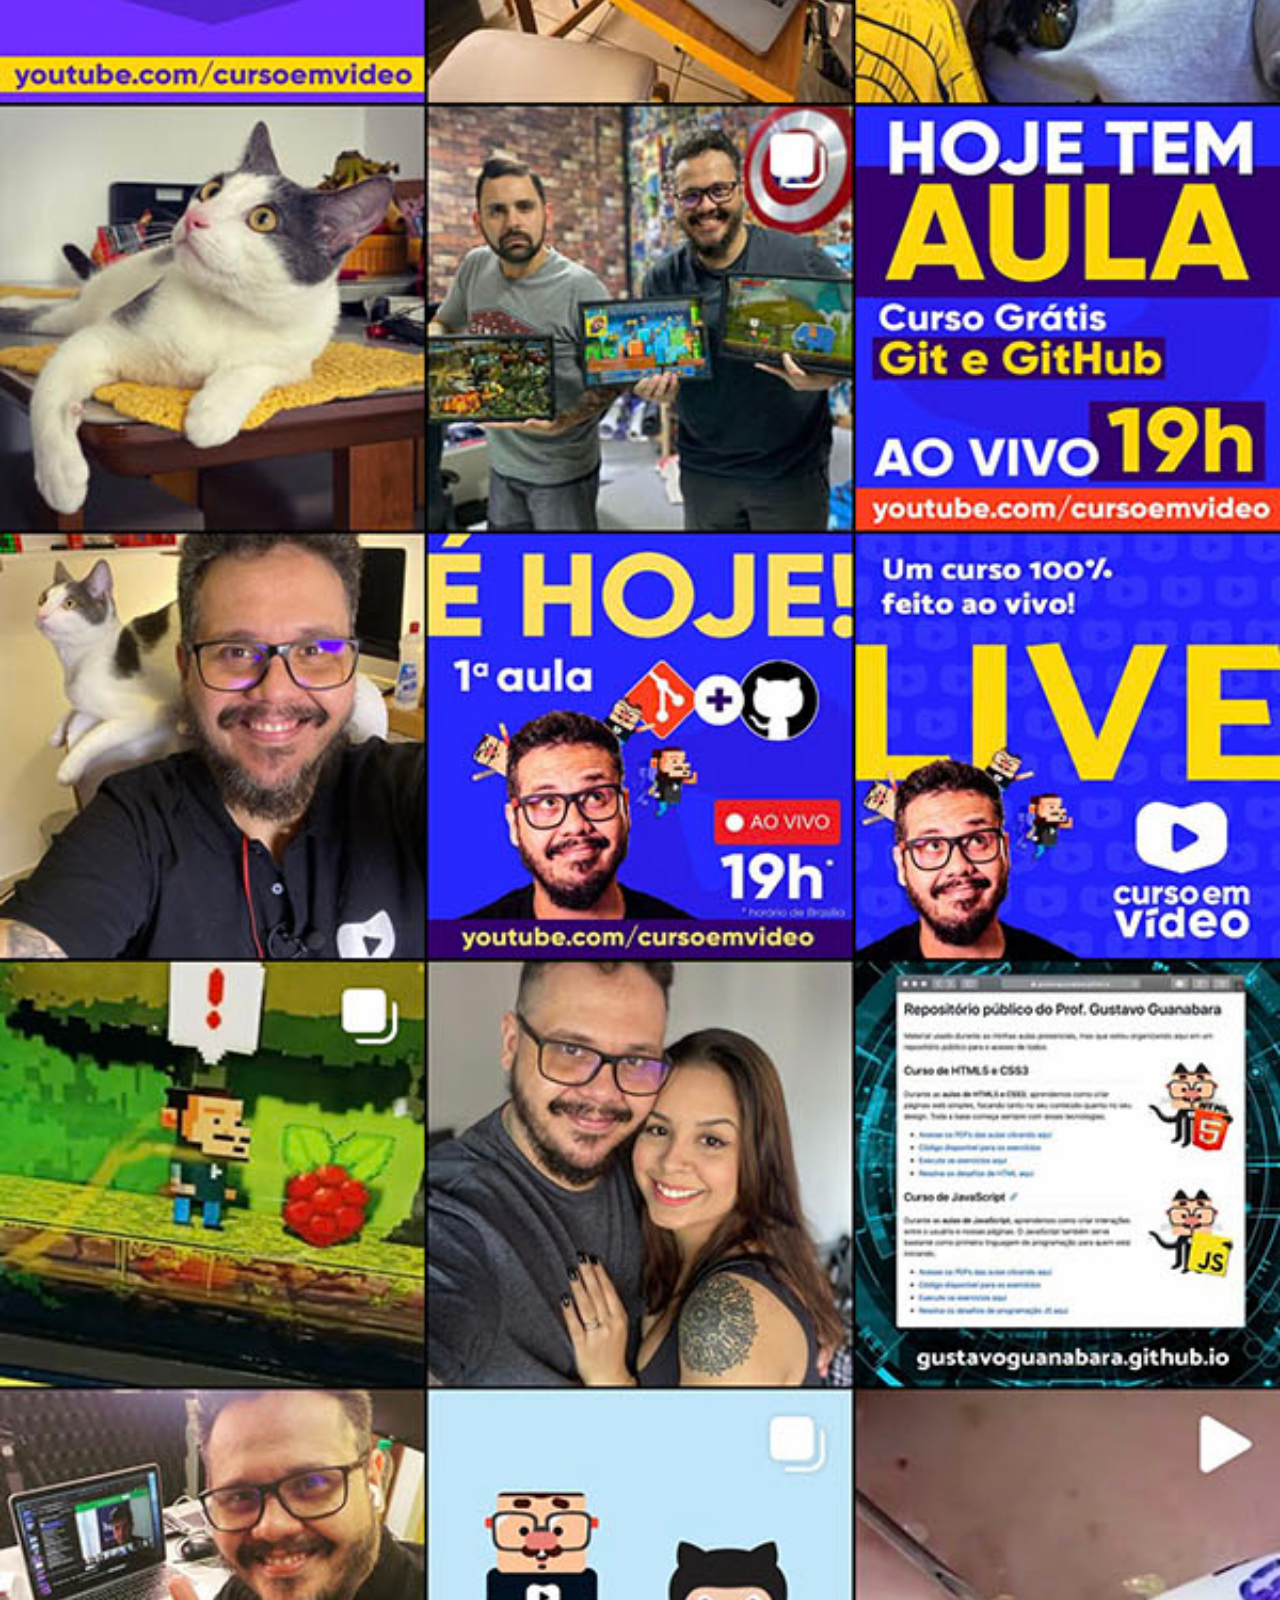
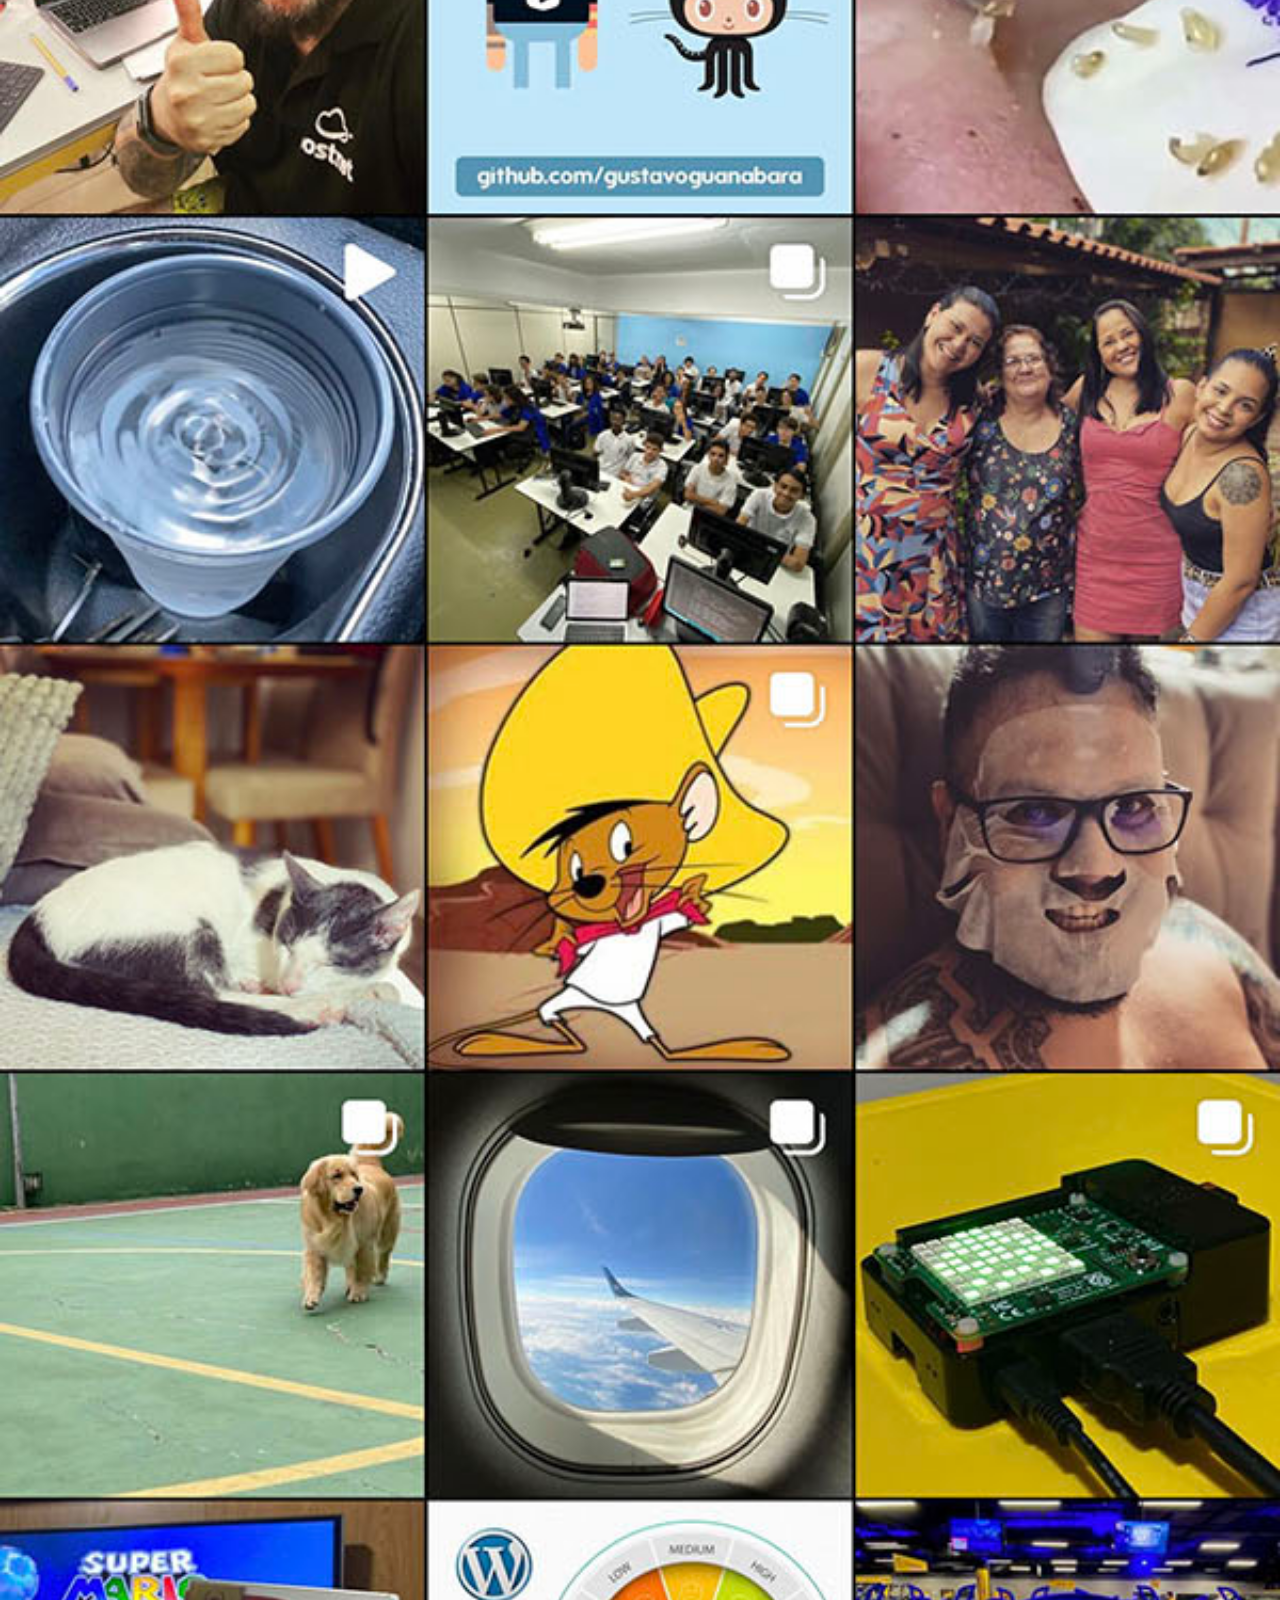
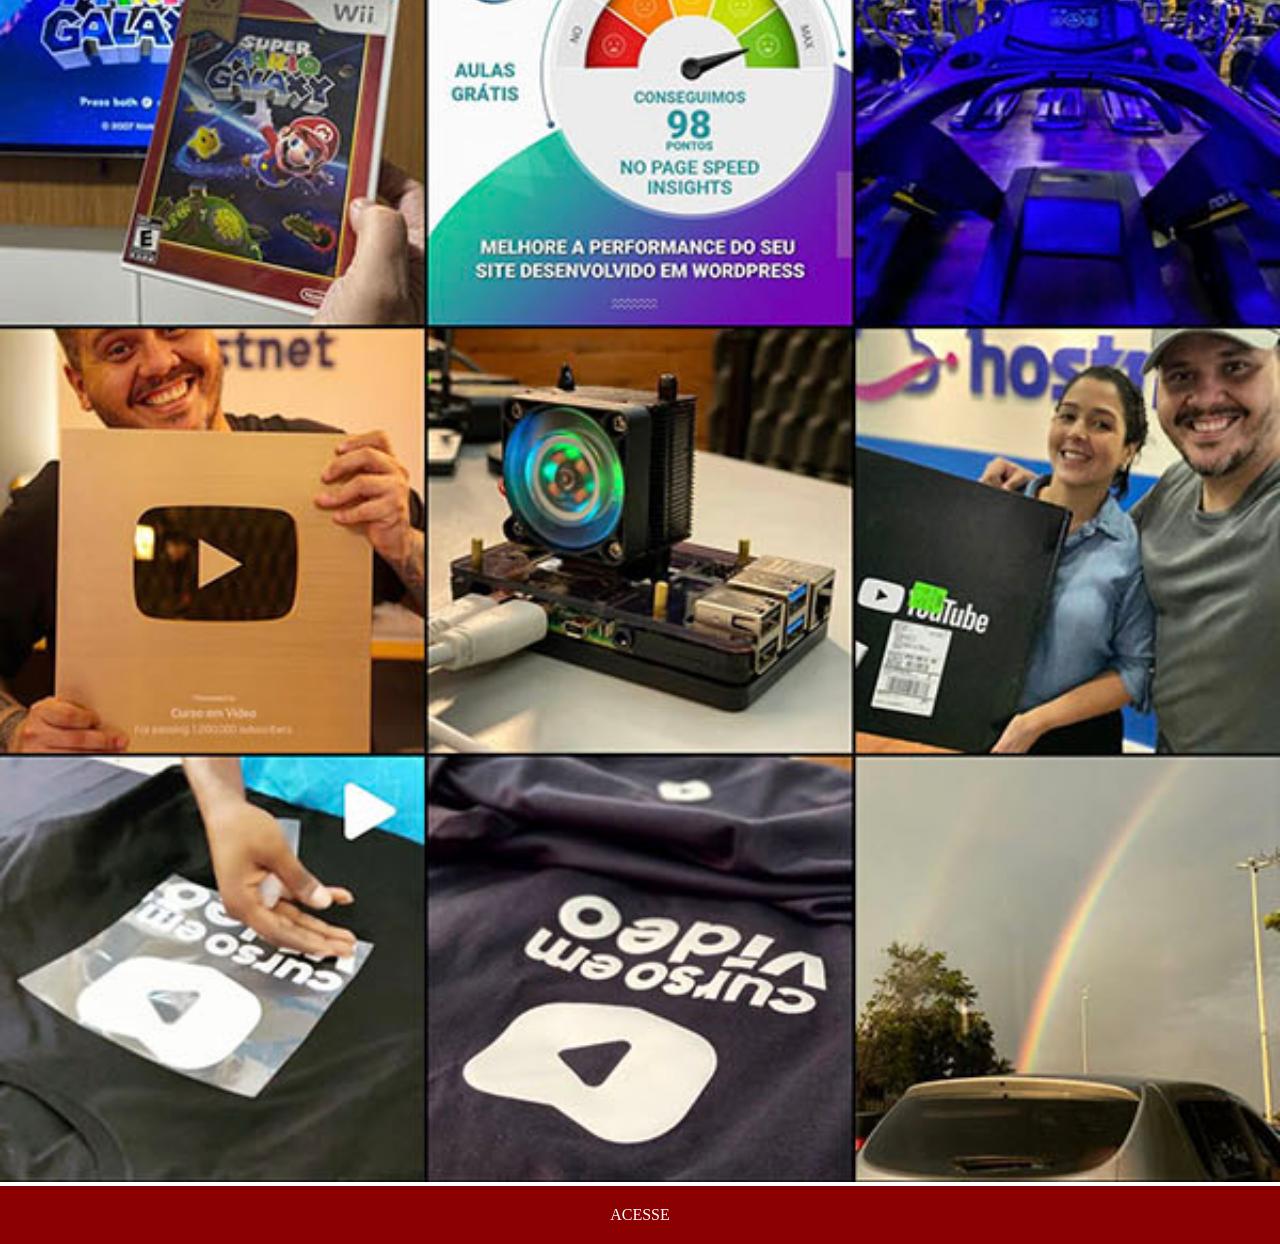
<file: instagram.html>
<!DOCTYPE html>
<html lang="pt-br">
<head>
    <meta charset="UTF-8">
    <meta name="viewport" content="width=device-width, initial-scale=1.0">
    <title>Instagram</title>
    <link rel="stylesheet" href="estilos/social.css">
</head>
<body>

    <img src="imagens/tela-instagram.jpg" alt="Instagram">
    <a href="https://www.instagram.com/cursoemvideo/" target="_blank">ACESSE</a>
    
</body>
</html>
</file>
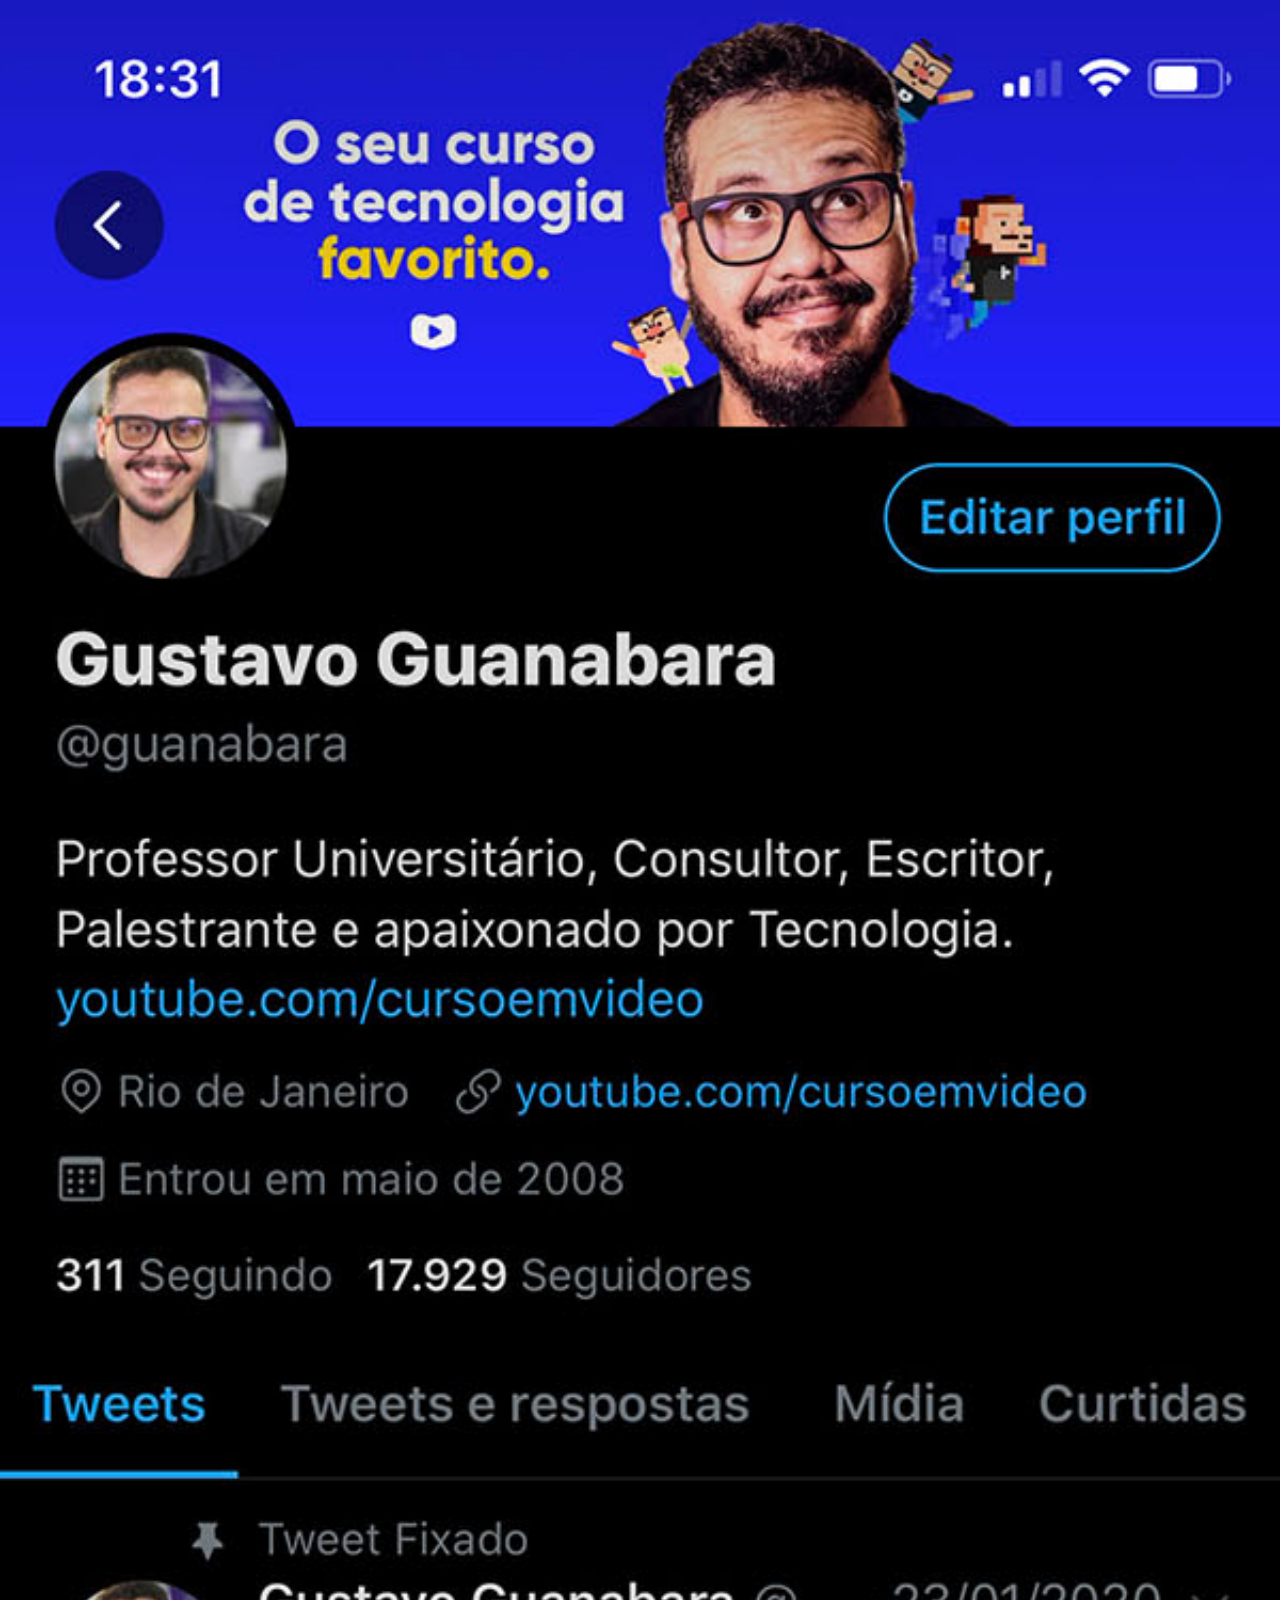
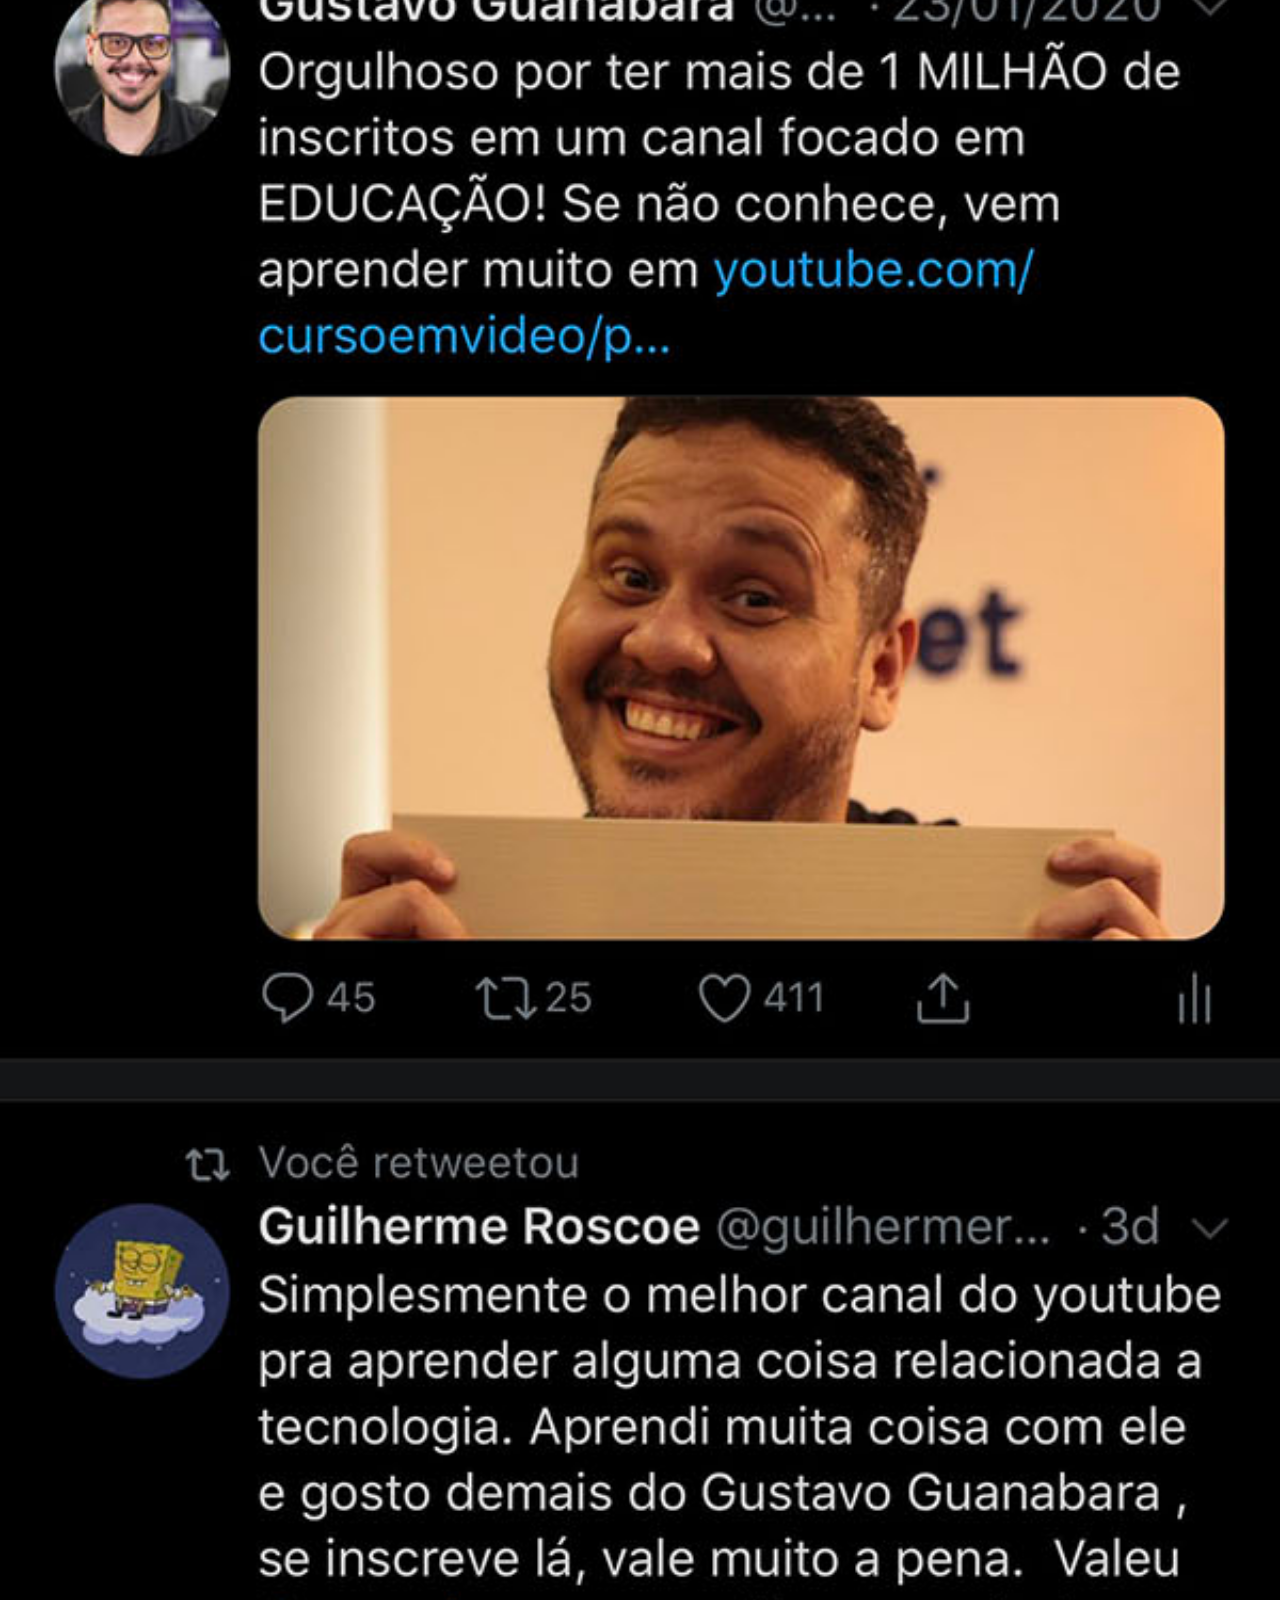
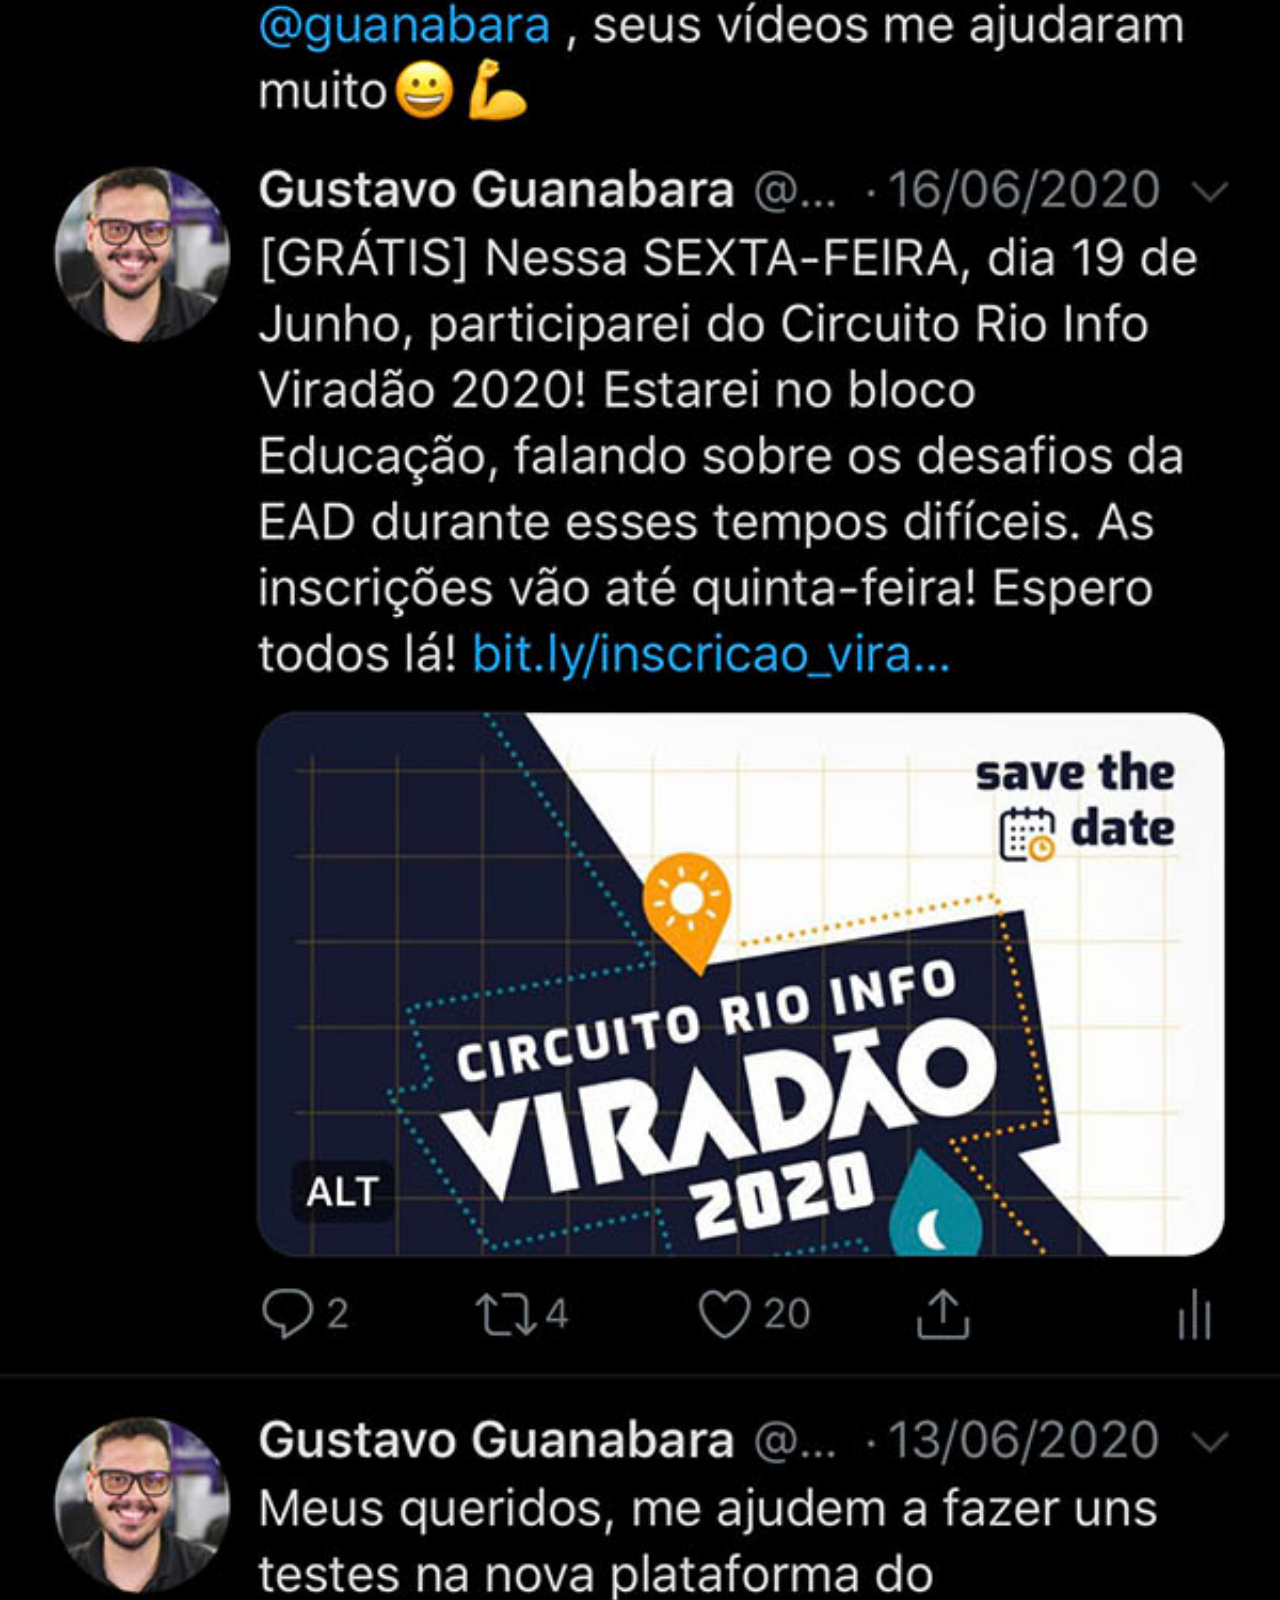
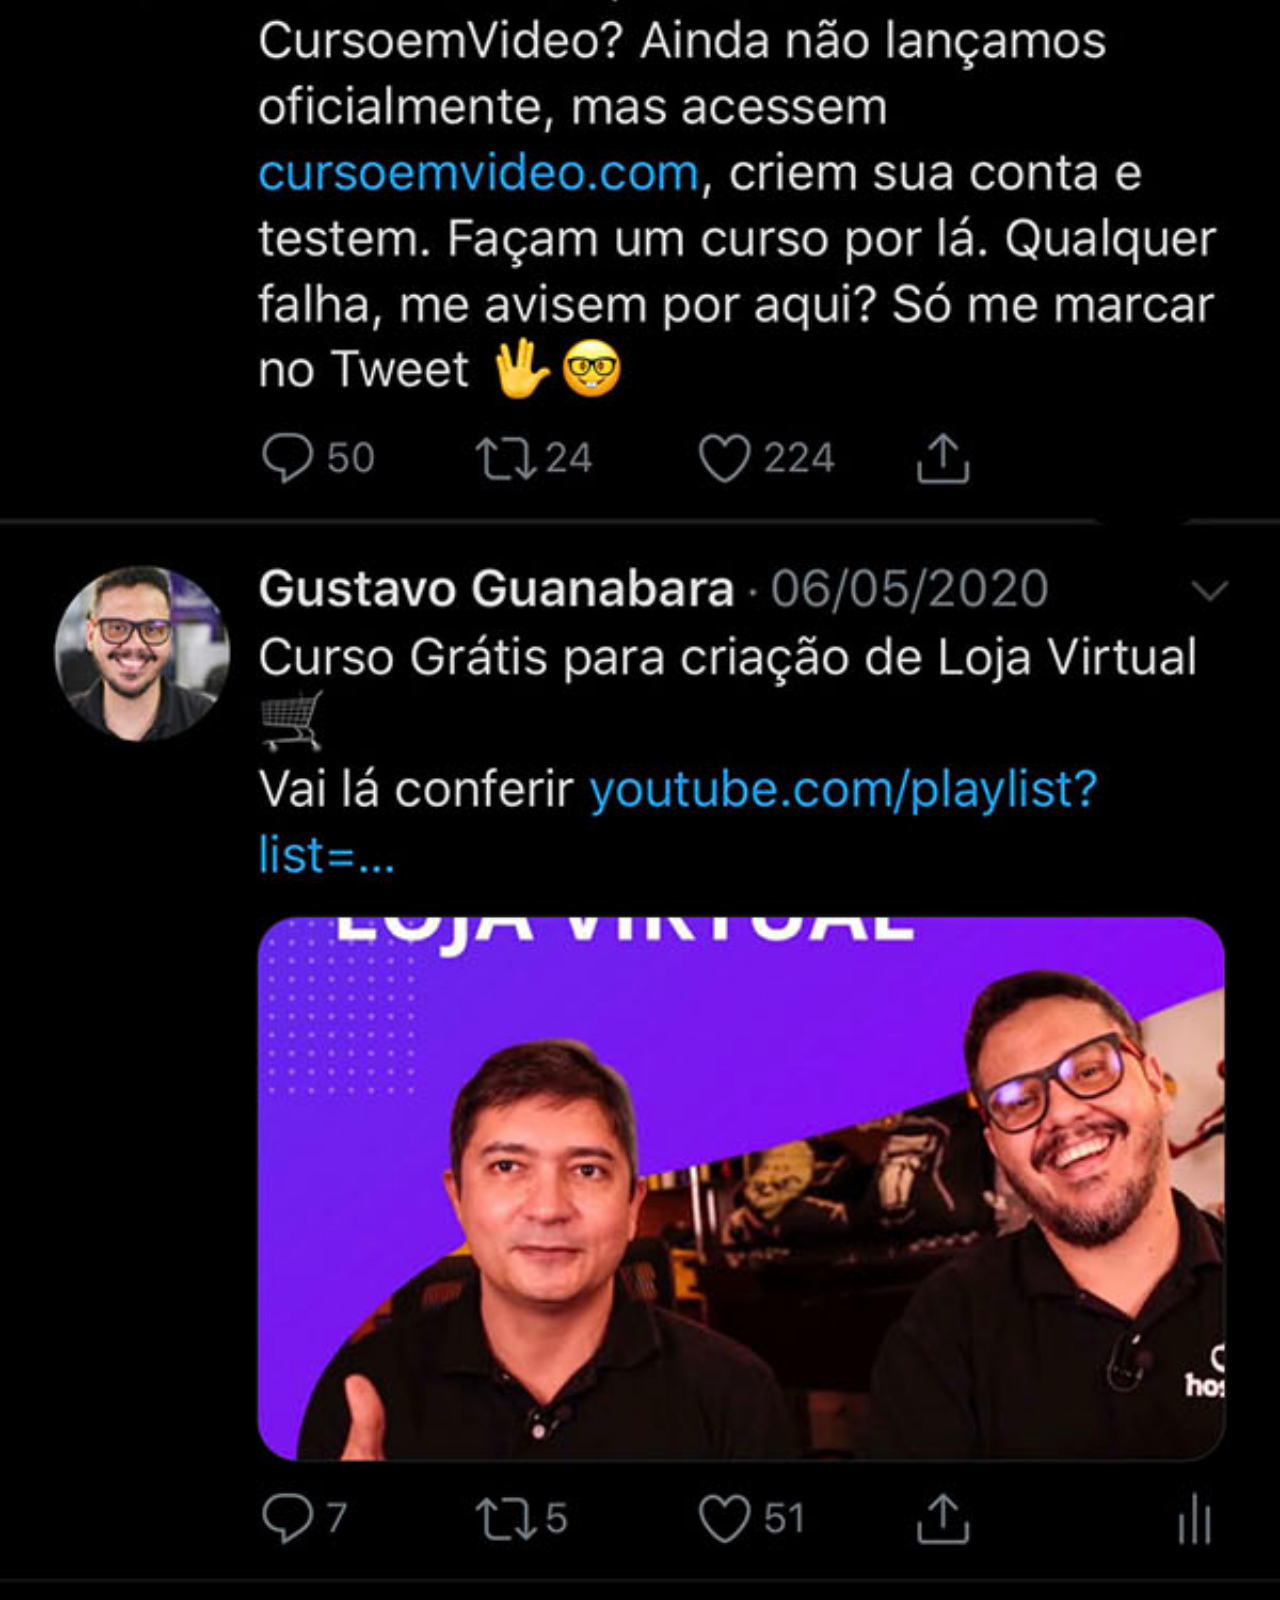
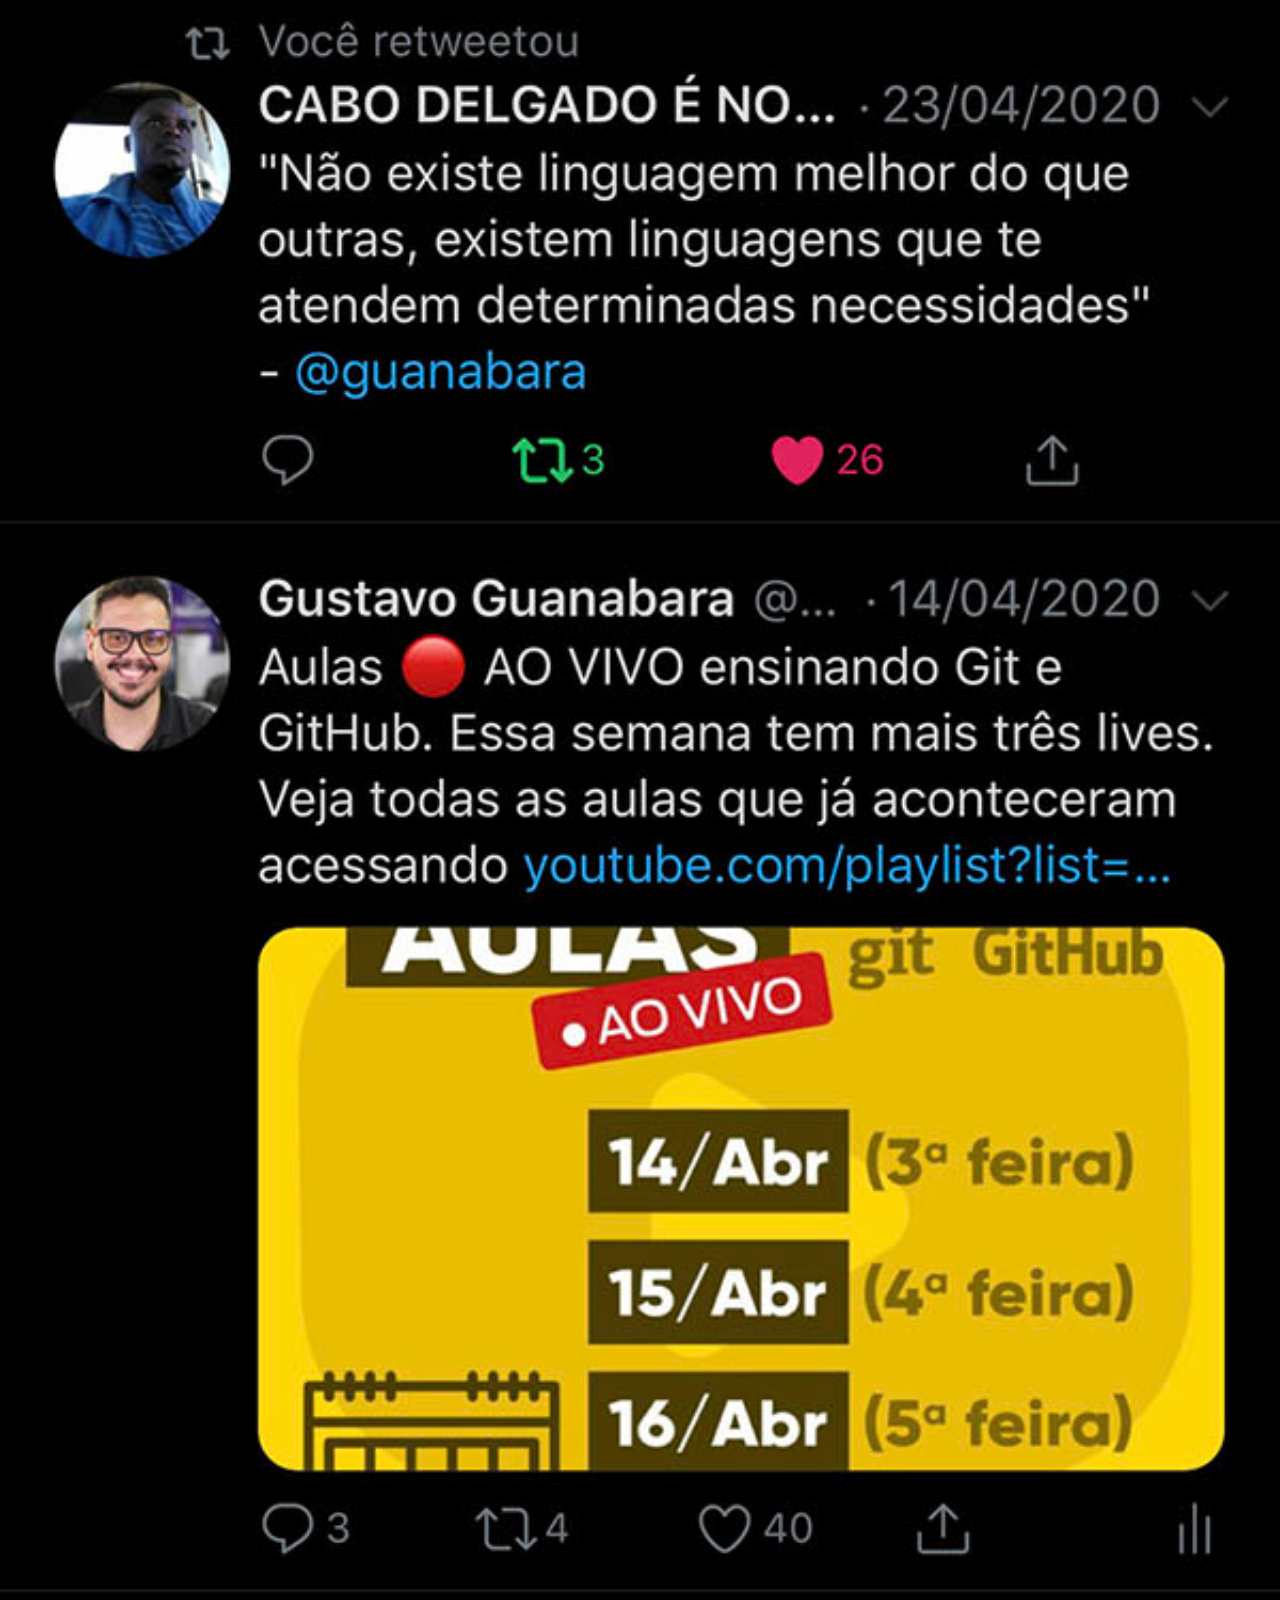
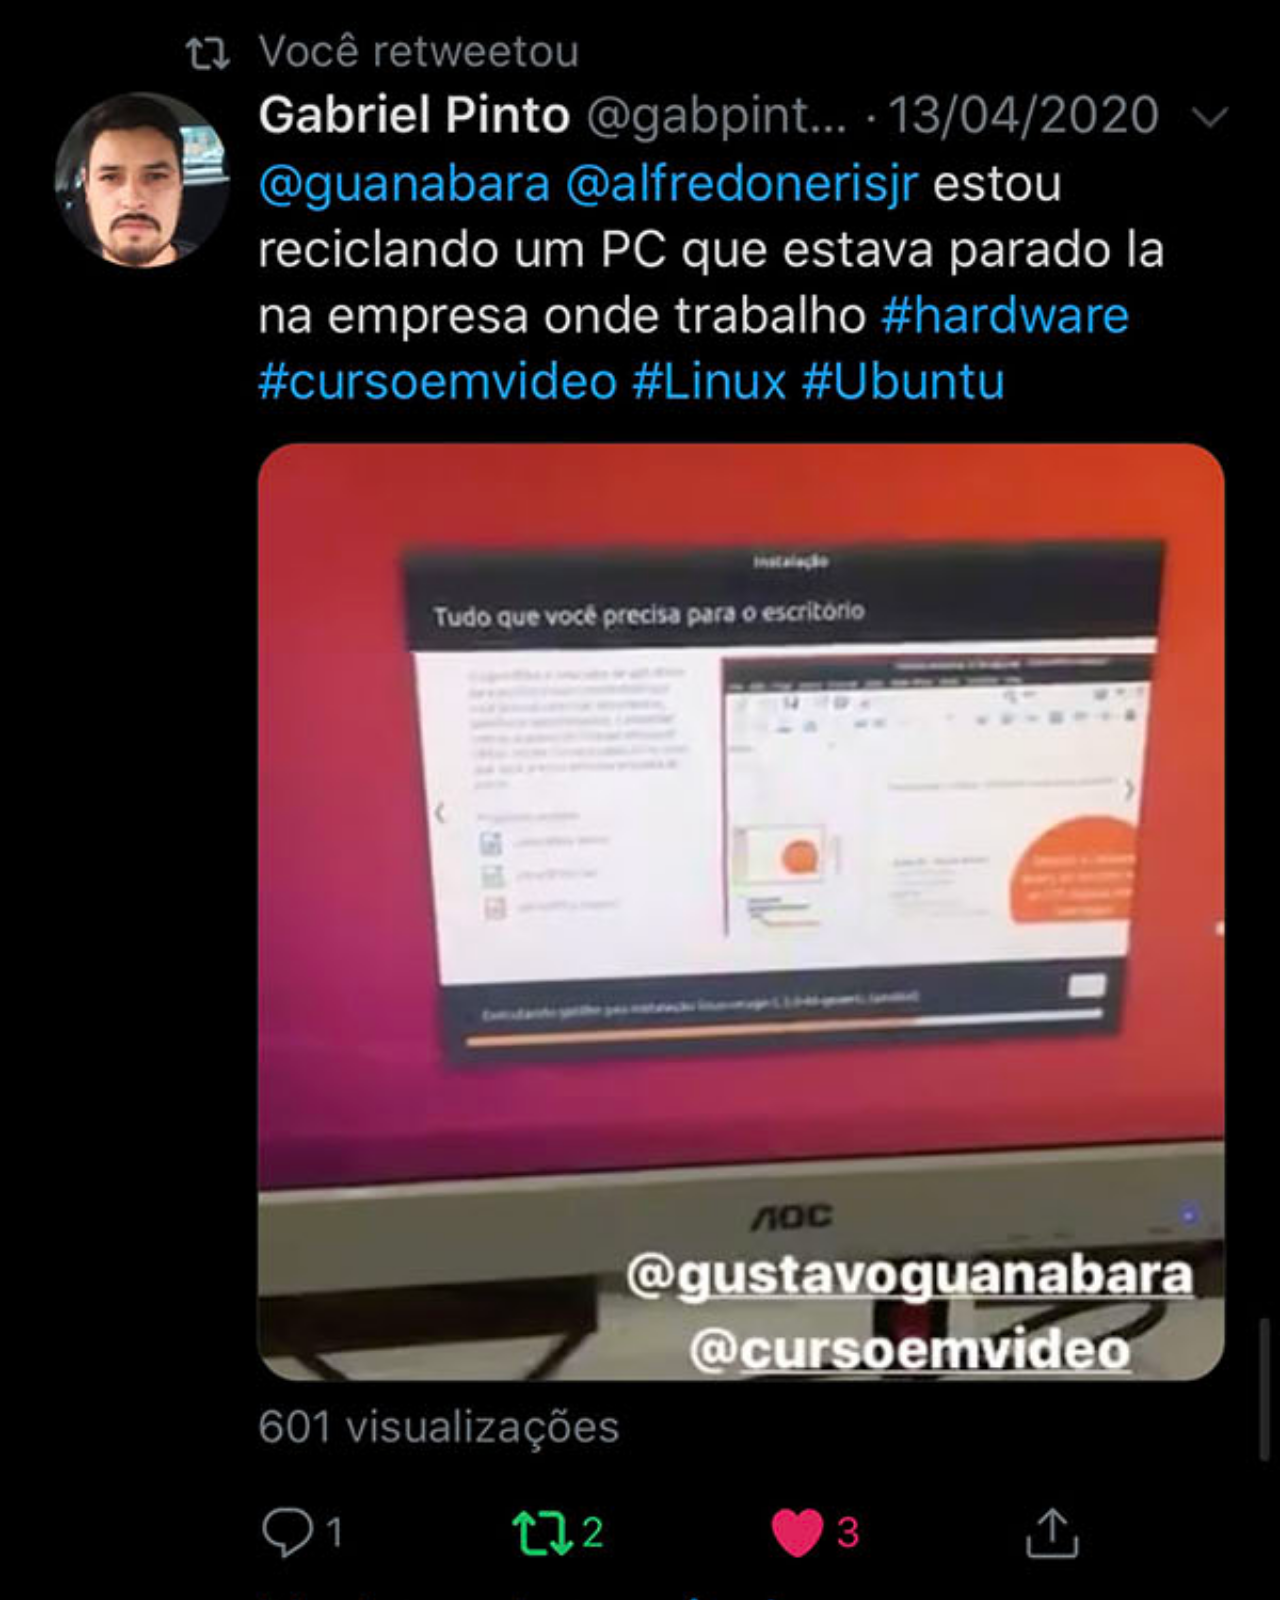
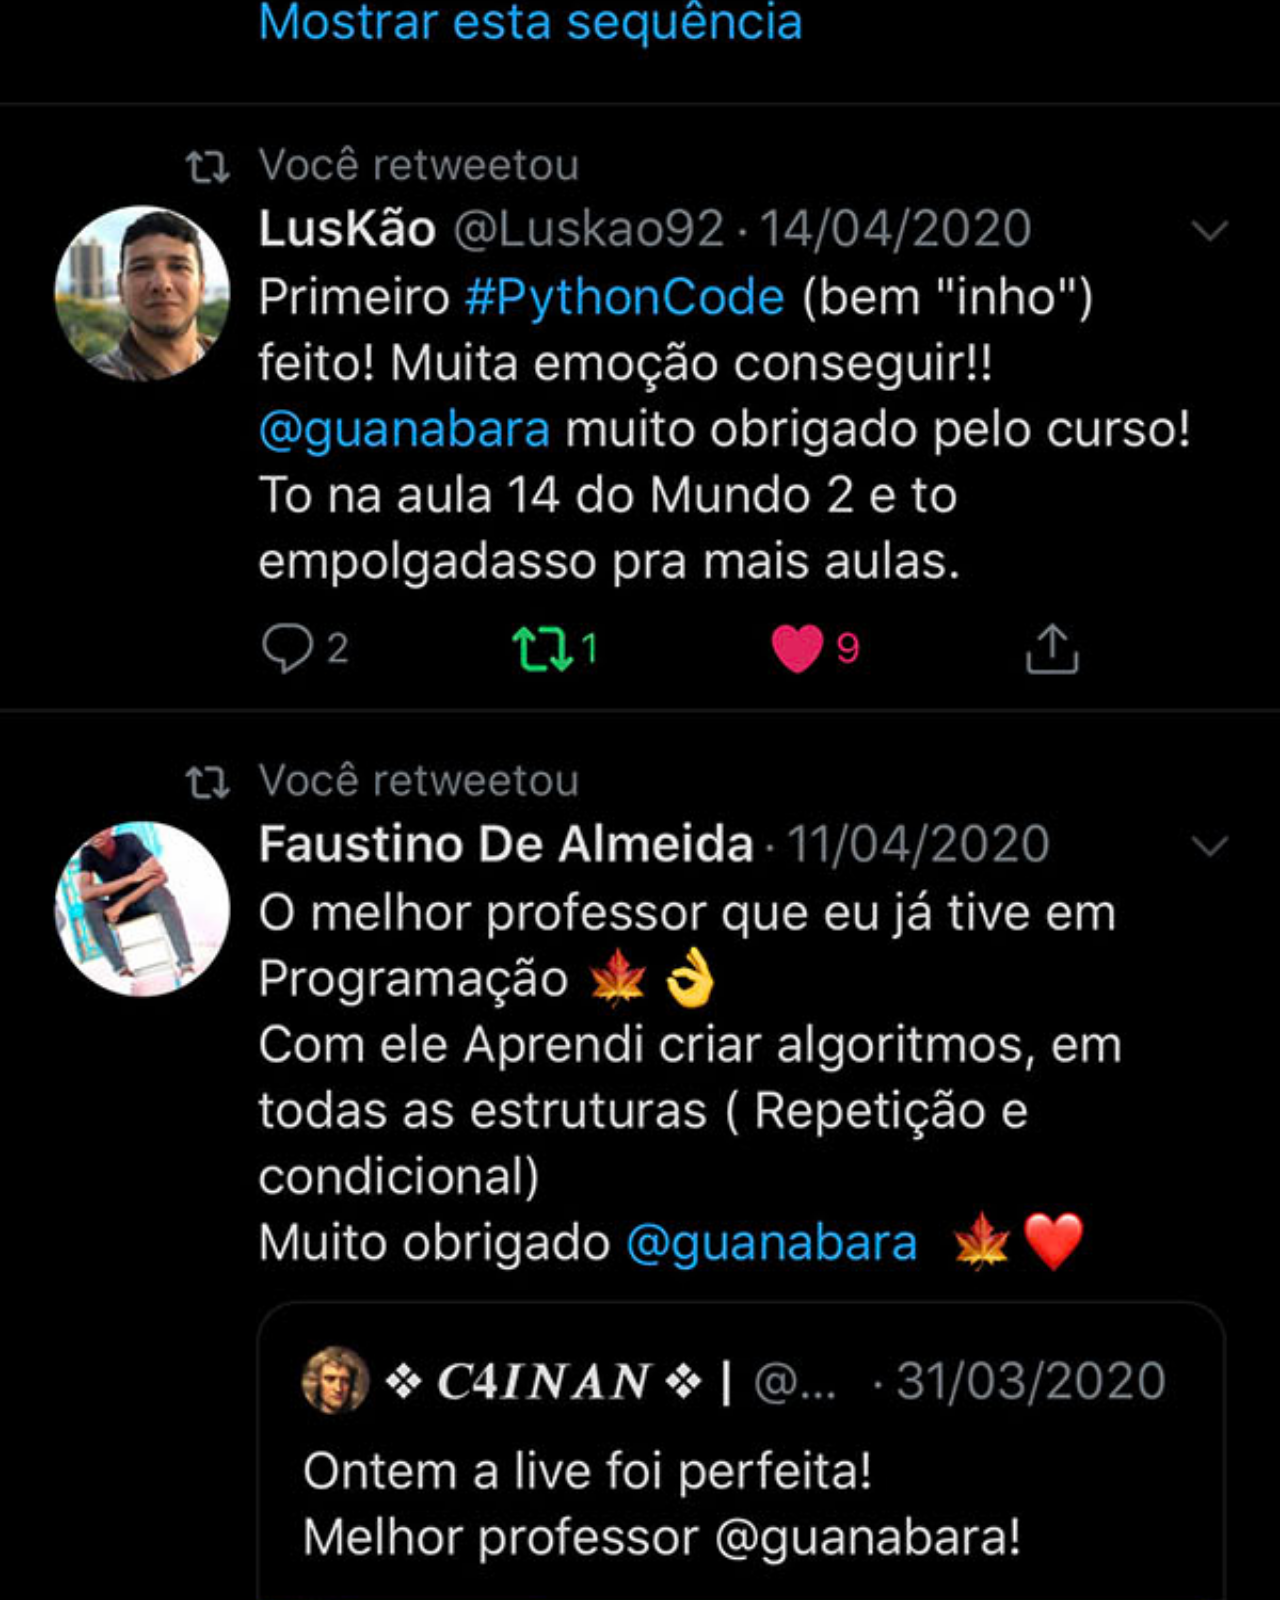
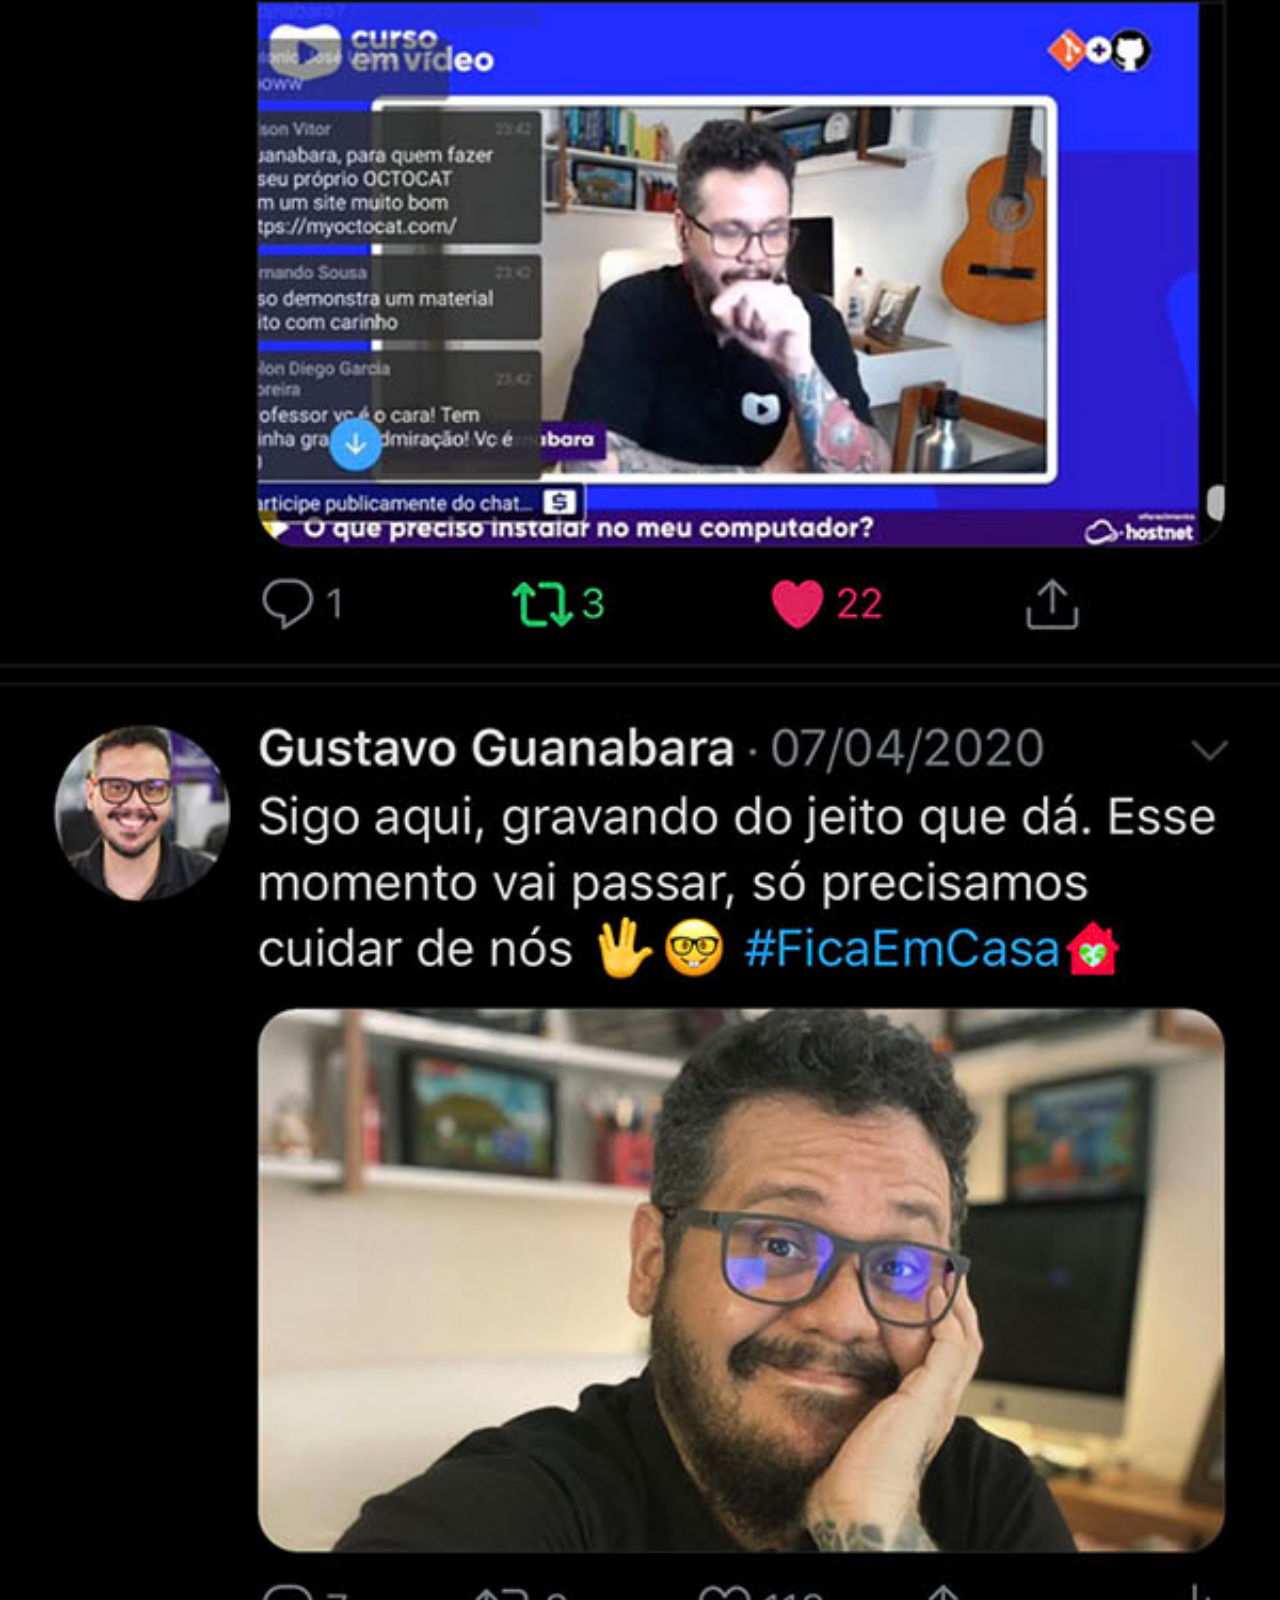
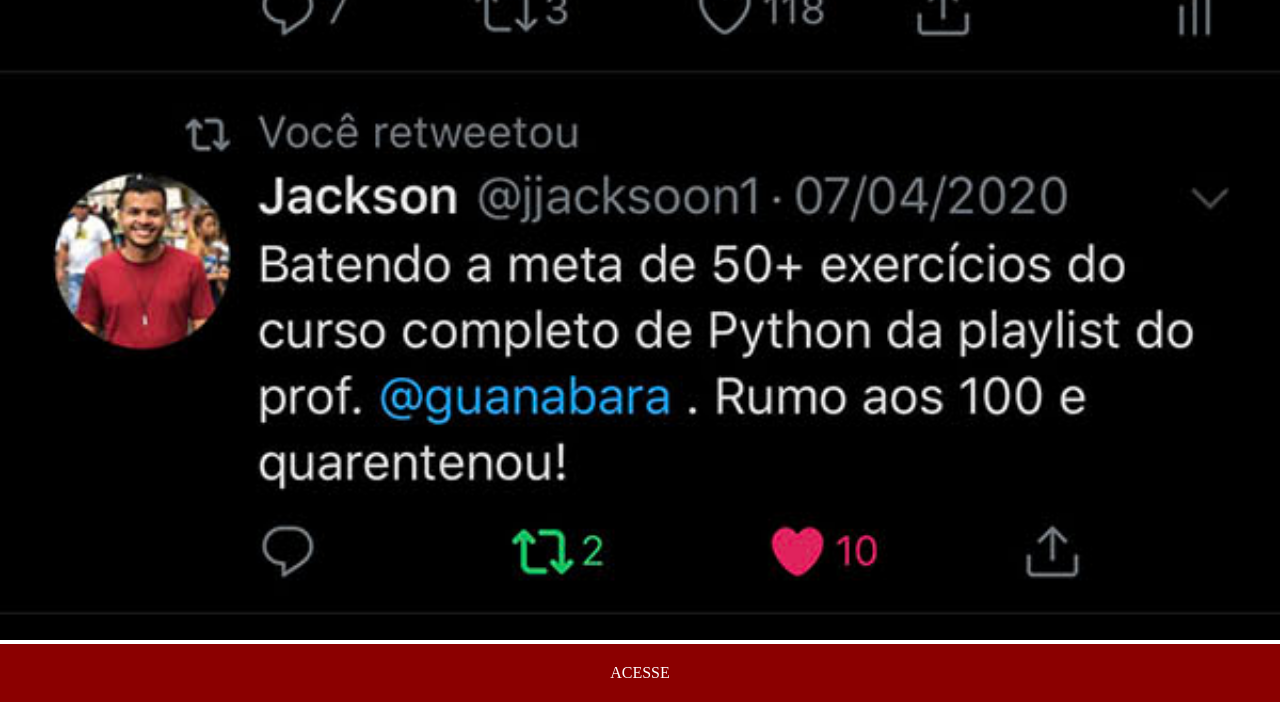
<file: twitter.html>
<!DOCTYPE html>
<html lang="pt-br">
<head>
    <meta charset="UTF-8">
    <meta name="viewport" content="width=device-width, initial-scale=1.0">
    <title>Document</title>
    <link rel="stylesheet" href="estilos/social.css">
</head>
<body>

    <img src="imagens/tela-twitter.jpg" alt="Twitter">
    <a href="https://x.com/cursosemvideo" target="_blank">ACESSE</a>
    
</body>
</html>
</file>
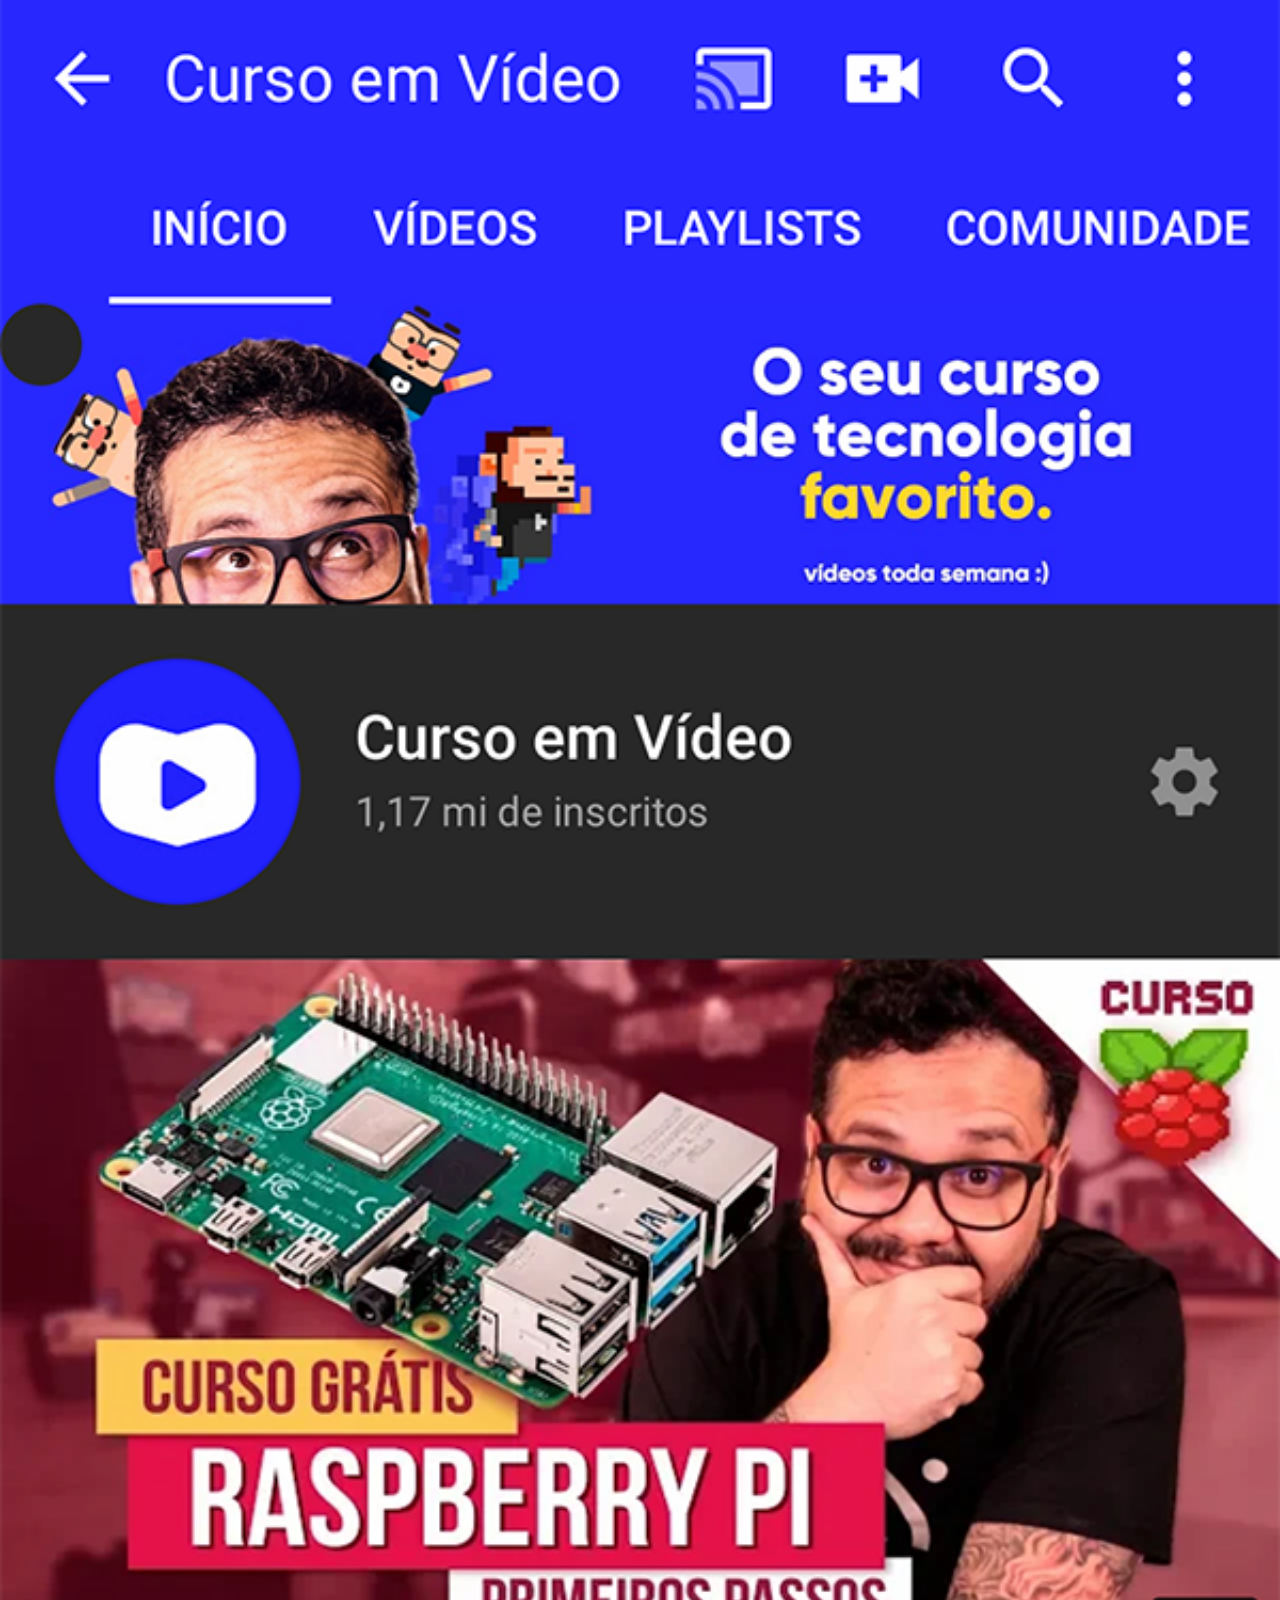
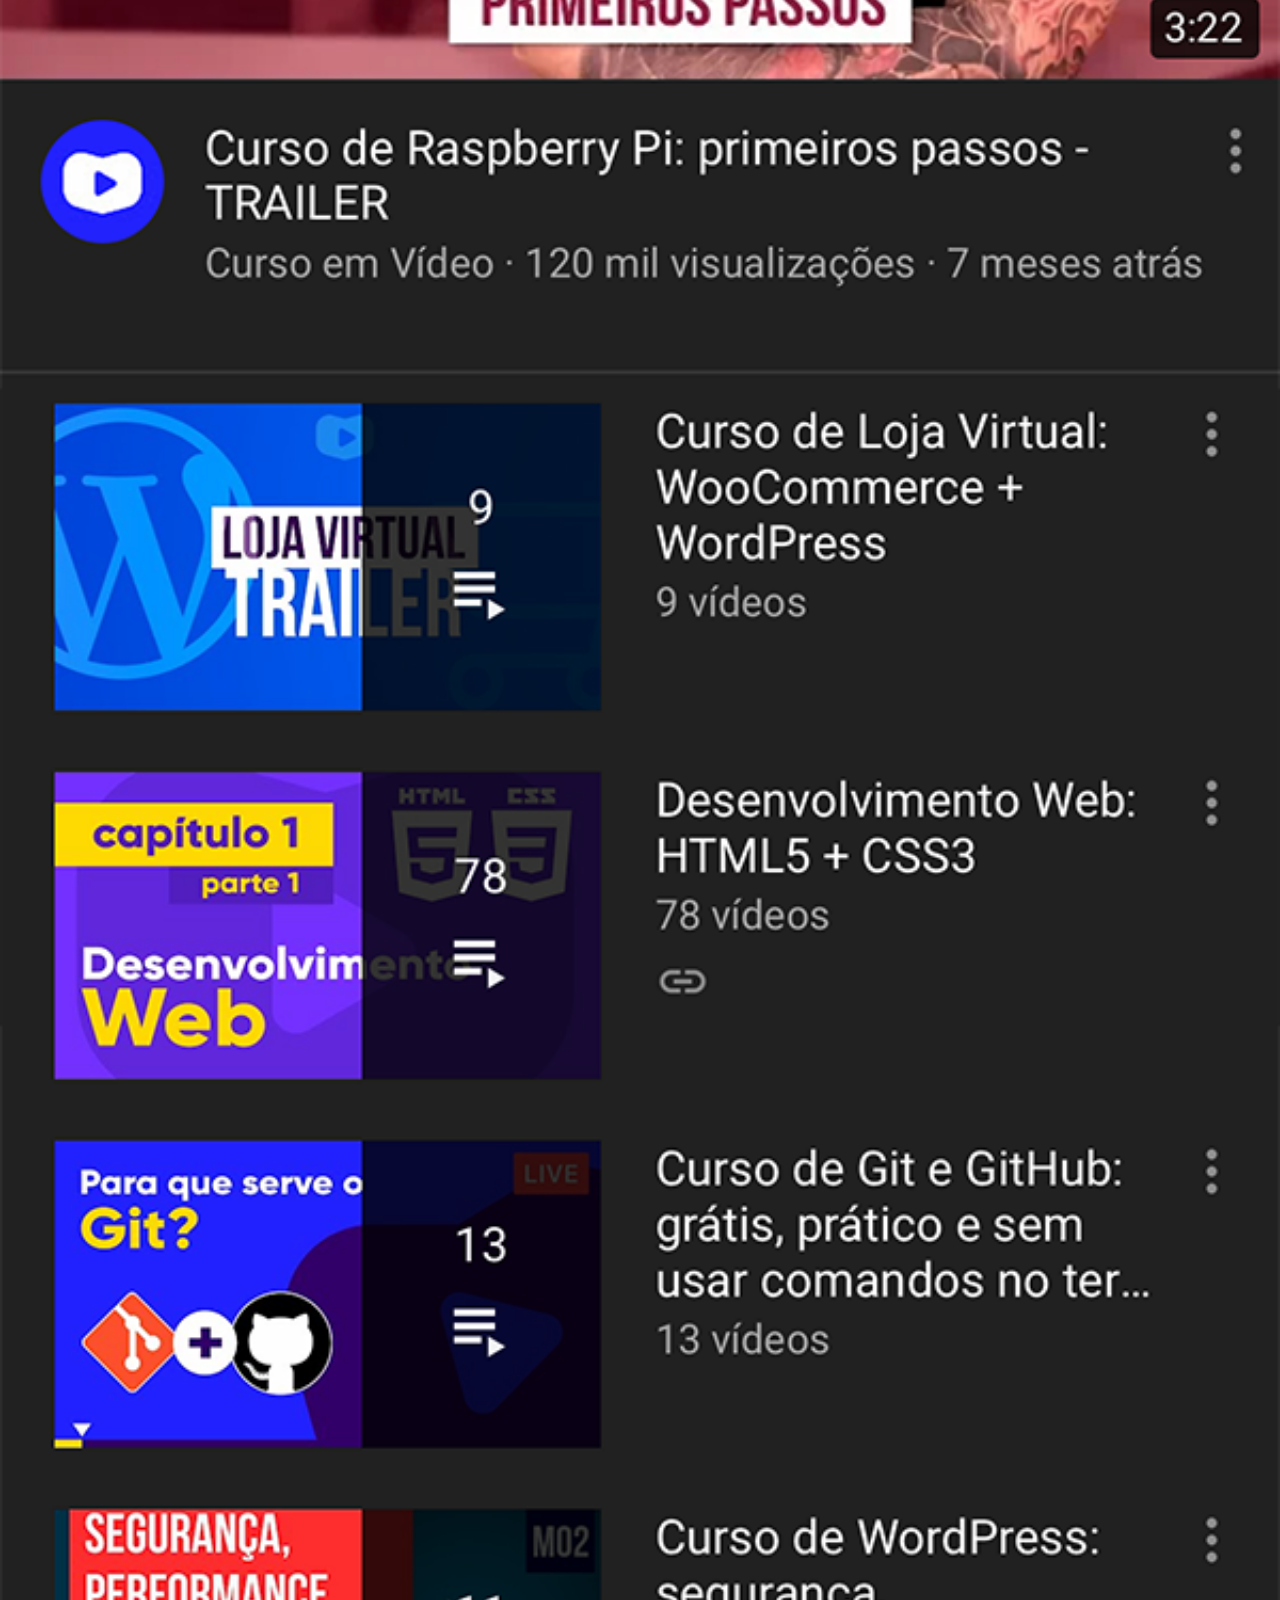
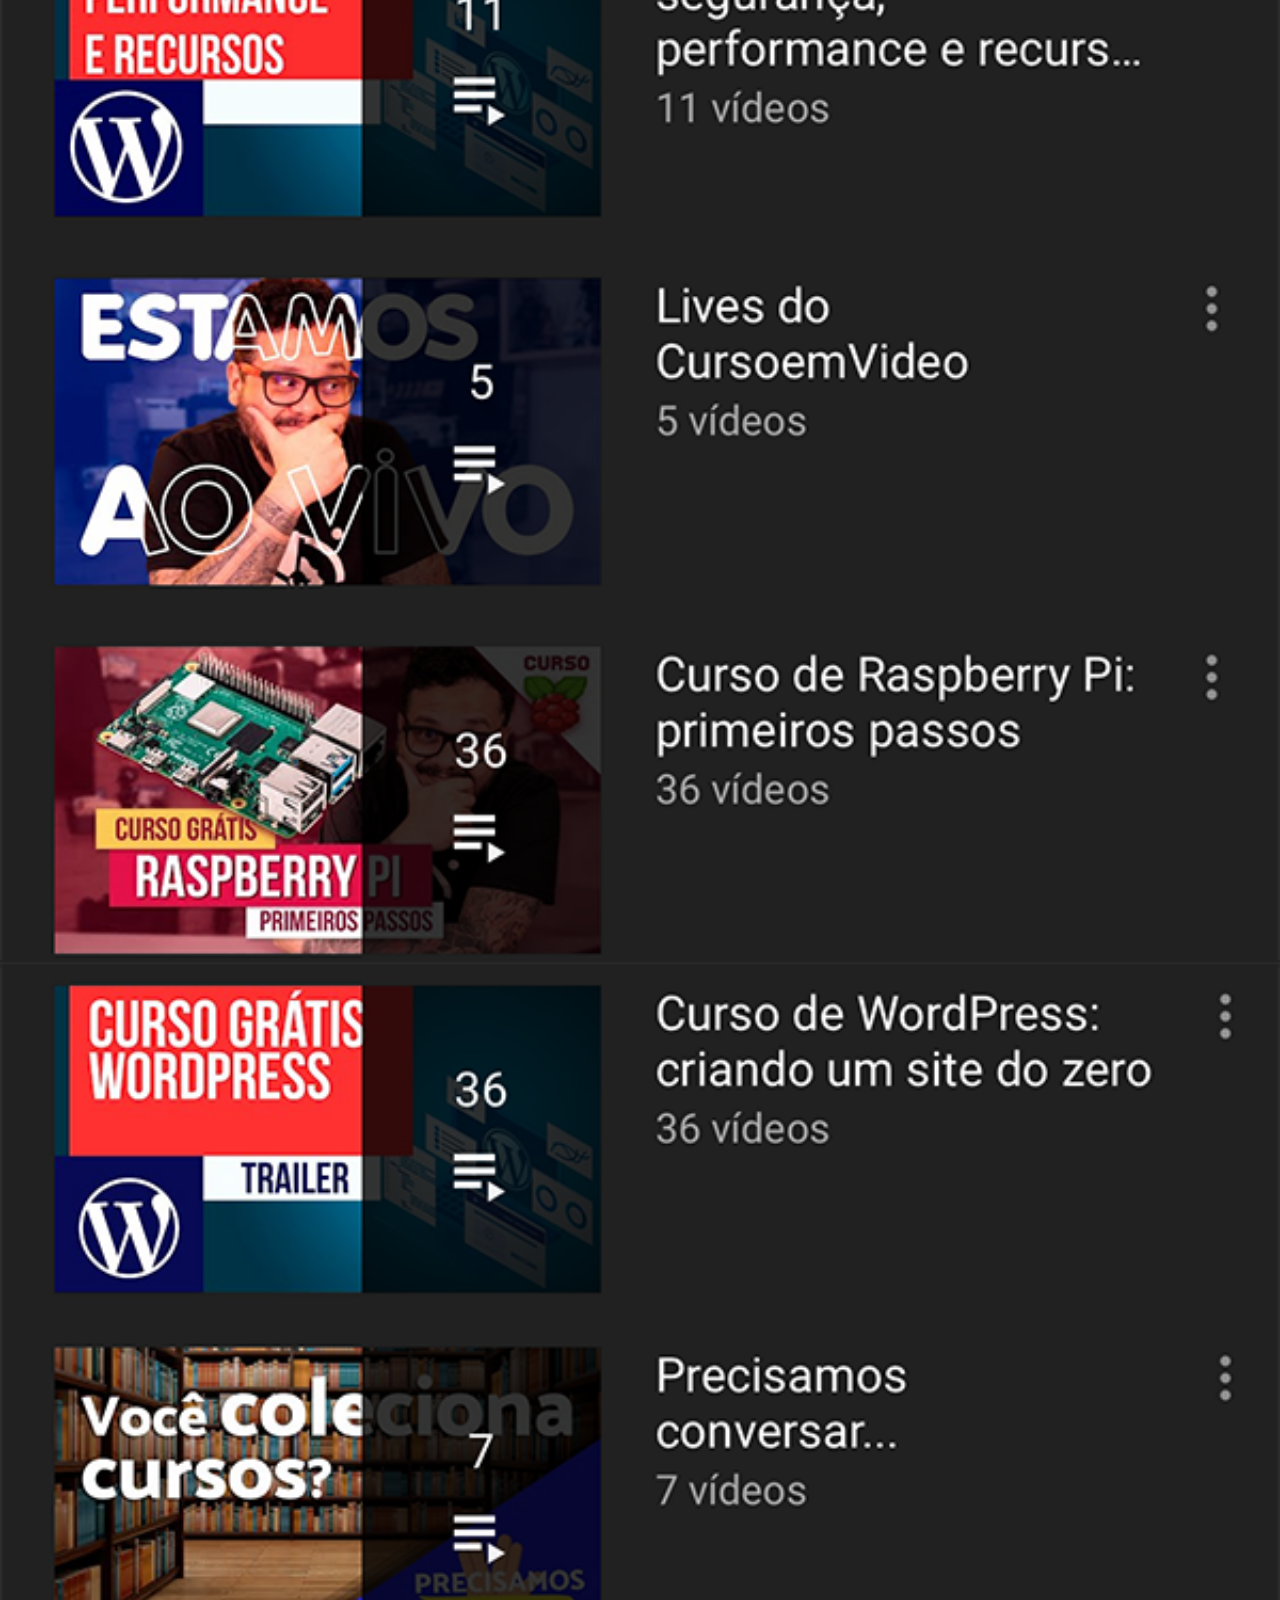
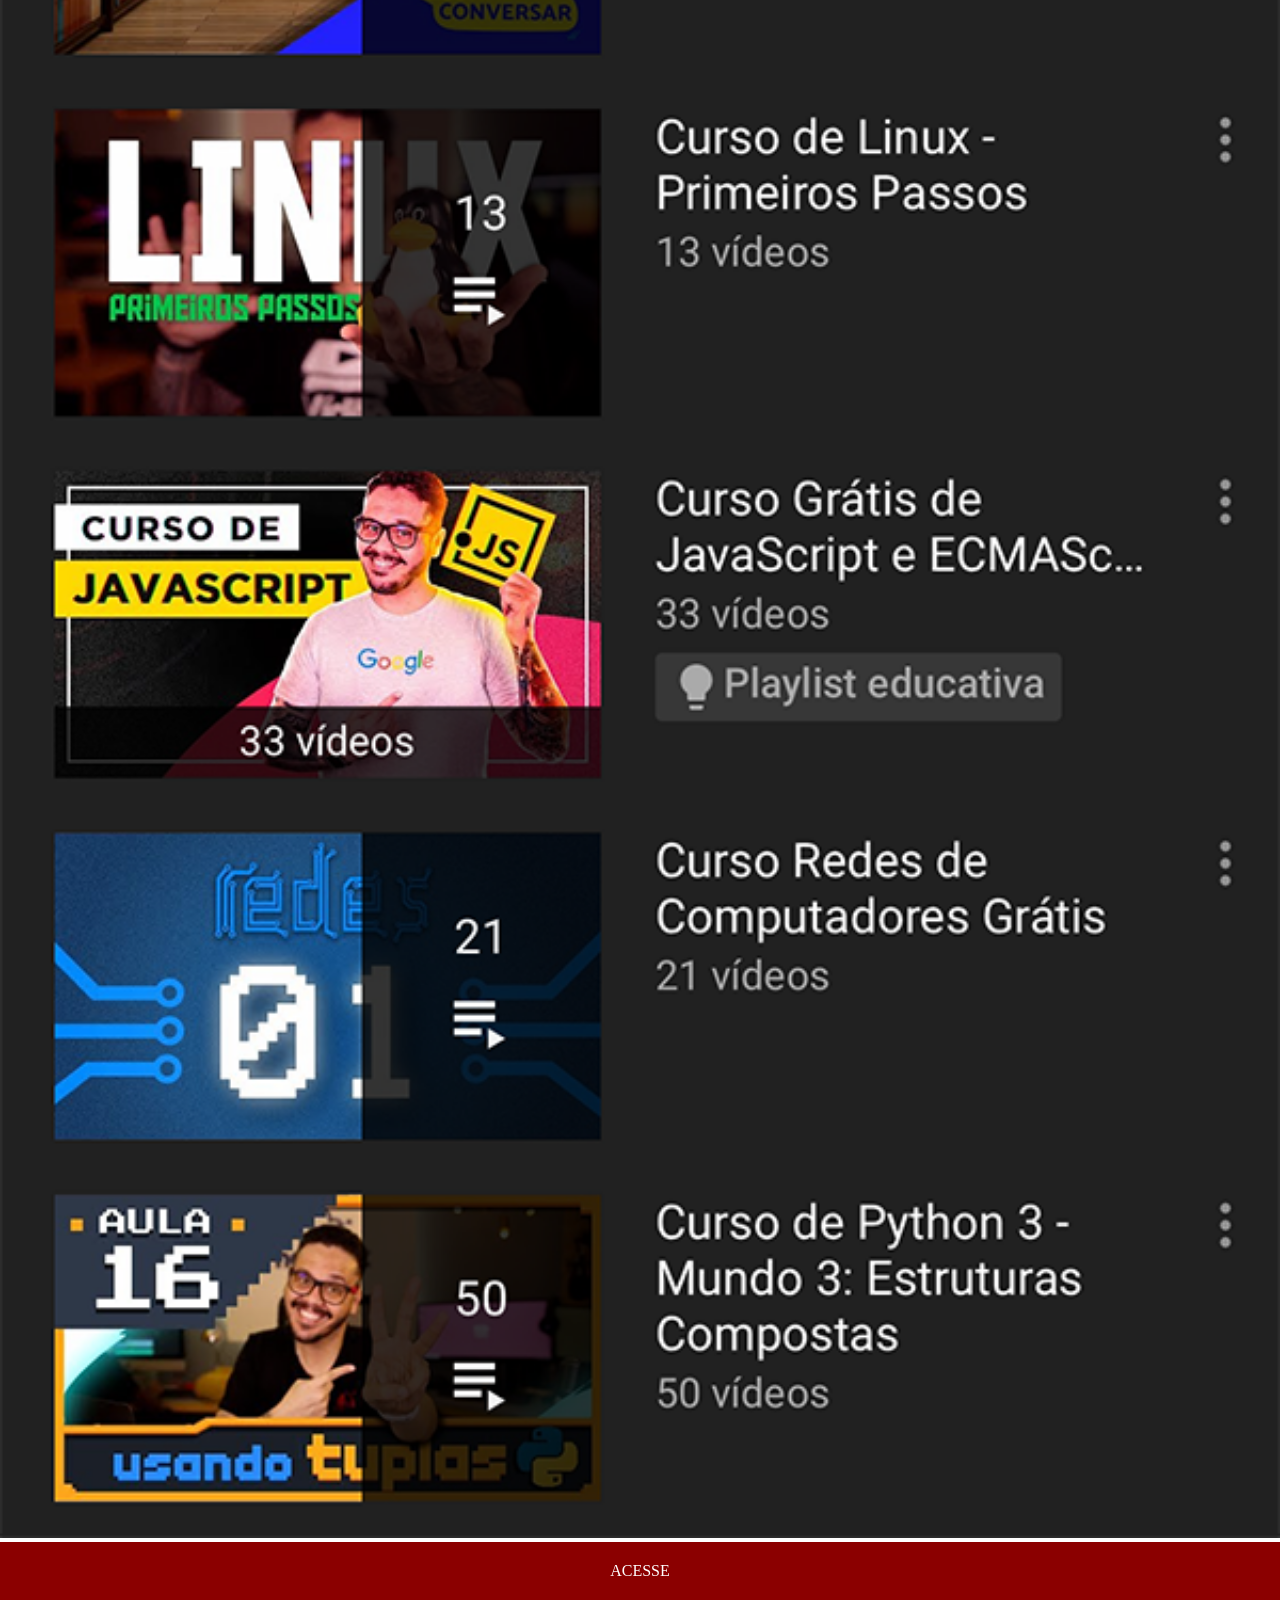
<file: youtube.html>
<!DOCTYPE html>
<html lang="pt-br">
<head>
    <meta charset="UTF-8">
    <meta name="viewport" content="width=device-width, initial-scale=1.0">
    <title>Youtube</title>
  <link rel="stylesheet" href="estilos/social.css">
</head>
<body>
      <img src="imagens/tela-youtube.png" alt="">
      <a href="https://www.youtube.com/@cursoemvideo/playlists" target="_blank">ACESSE</a>
</body>
</html>
</file>
<file: estilos/style.css>
@charset "URF-8";

*{
    padding: 0;
    margin: 0;
    font-family: Arial, Helvetica, sans-serif;
}

html, body {
    width: 100vw;
    height: 100vh;
    background-color: black;
}

body {
    background: url("../imagens/fundo-madeira.jpg") no-repeat;
    background-size: cover;
    background-attachment: fixed;
}

main {    
    height: 100vh;
}

section#telefone {
    width: 311px;
    height: 627px;    
    position: absolute;
    top: 50%;
    left: 50%;
    transform: translate(-50%, -50%);
    background: url("../imagens/frame-iphone.png") no-repeat top center;
}

iframe {
    position: relative;
    top: 80px;
    left: 22px;
    width: 268px;
    height: 472px;
}

section#redes-sociais {
    display: flex;
    flex-direction: column;
    align-items: end;    
    height: 100vh;
    justify-content: center;
}

section#redes-sociais img {
    width: 50px;
    margin: 10px;
    border-radius: 50%;
    box-shadow: 3px 3px 3px rgba(0, 0, 0, 0.603);
    transition: all ease-in 0.5s;
    box-sizing: border-box;
}
section#redes-sociais img:hover {
    transform: scale(1.2);
    border: 1px solid white;
}
</file>
<file: estilos/social.css>
@charset "UTF-8";

*{
        margin: 0;
        padding: 0;
      }
      body {
        width: 100vw;
        height: 100vh;
      }
      img {
        width: 100vw;
      }
      ::-webkit-scrollbar {
        width: 0px;
        height: 0px;
      }
      a {
        display: block;
        background-color: darkred;
        padding: 20px;
        color: white;
        text-decoration: none;
        text-align: center;
      }
      a:hover {
        background-color: red;
      }
</file>
